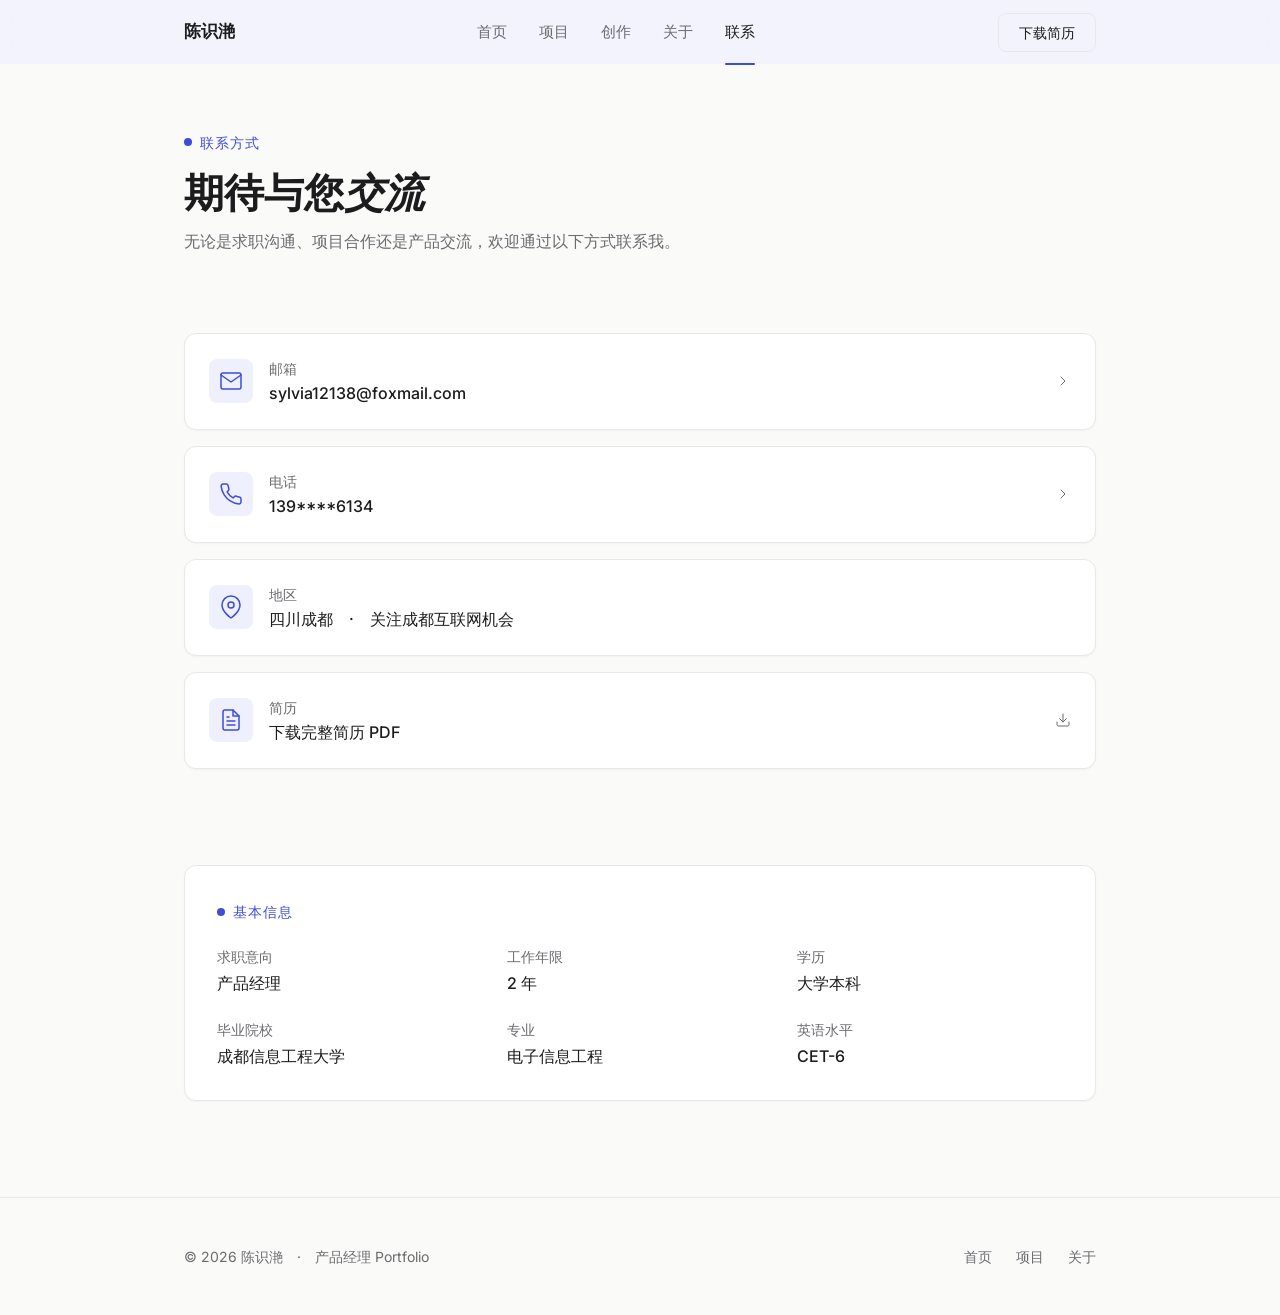
<file: contact.html>
<!DOCTYPE html>
<html lang="zh-CN">
<head>
<meta charset="UTF-8">
<meta name="viewport" content="width=device-width, initial-scale=1.0">
<title>联系我 · 陈识滟 Portfolio</title>
<meta name="description" content="联系陈识滟 — 邮箱、电话、微信。期待与您交流产品合作与求职机会。">
<link rel="preconnect" href="https://fonts.googleapis.com">
<link rel="preconnect" href="https://fonts.gstatic.com" crossorigin>
<link href="https://fonts.googleapis.com/css2?family=Inter:ital,wght@0,400;0,500;0,600;0,700;1,400;1,600&display=swap" rel="stylesheet">
<link rel="stylesheet" href="css/style.css">
</head>
<body>

<!-- ===== Navigation ===== -->
<nav class="nav" id="nav">
  <div class="nav-inner">
    <div class="nav-logo"><a href="index.html">陈识滟</a></div>
    <div class="nav-links">
      <a href="index.html" class="nav-link">首页</a>
      <a href="projects.html" class="nav-link">项目</a>
      <a href="create.html" class="nav-link">创作</a>
      <a href="about.html" class="nav-link">关于</a>
      <a href="contact.html" class="nav-link active">联系</a>
    </div>
    <div class="nav-actions">
      <a href="files/resume.pdf" download="陈识滟-简历.pdf" class="btn btn-secondary btn-sm">下载简历</a>
    </div>
    <button class="nav-toggle" id="navToggle" aria-label="菜单">
      <span></span><span></span><span></span>
    </button>
  </div>
</nav>

<!-- ===== Mobile Menu ===== -->
<div class="mobile-menu" id="mobileMenu">
  <a href="index.html" class="nav-link">首页</a>
  <a href="projects.html" class="nav-link">项目</a>
  <a href="create.html" class="nav-link">创作</a>
  <a href="about.html" class="nav-link">关于</a>
  <a href="contact.html" class="nav-link active">联系</a>
  <a href="files/resume.pdf" download="陈识滟-简历.pdf" class="btn btn-primary">下载简历</a>
</div>

<!-- ===== Page Header ===== -->
<section class="page-header">
  <div class="container">
    <div class="eyebrow fade-in">联系方式</div>
    <h1 class="fade-in-delay-1" style="font-size: 40px; font-weight: 600; line-height: 1.2; margin-bottom: 12px;">期待与您<em style="font-style: italic;">交流</em></h1>
    <p class="text-secondary fade-in-delay-2" style="font-size: 16px; max-width: 520px;">
      无论是求职沟通、项目合作还是产品交流，欢迎通过以下方式联系我。
    </p>
  </div>
</section>

<!-- ===== Contact Methods ===== -->
<section class="section" style="padding-top: 32px;">
  <div class="container">
    <div class="contact-list">

      <!-- Email -->
      <a href="mailto:sylvia12138@foxmail.com" class="contact-item">
        <div class="contact-item-icon">
          <svg class="icon icon-md" viewBox="0 0 24 24" fill="none" stroke="#3E4DD8" stroke-width="1.5" stroke-linecap="round" stroke-linejoin="round">
            <path d="M4 4h16c1.1 0 2 .9 2 2v12c0 1.1-.9 2-2 2H4c-1.1 0-2-.9-2-2V6c0-1.1.9-2 2-2z"/>
            <polyline points="22,6 12,13 2,6"/>
          </svg>
        </div>
        <div style="flex: 1;">
          <div class="contact-item-label">邮箱</div>
          <div class="contact-item-value">sylvia12138@foxmail.com</div>
        </div>
        <svg class="icon icon-sm" viewBox="0 0 24 24" fill="none" stroke="#6B6B70" stroke-width="1.5" stroke-linecap="round" stroke-linejoin="round">
          <polyline points="9 18 15 12 9 6"/>
        </svg>
      </a>

      <!-- Phone -->
      <a href="tel:139****6134" class="contact-item">
        <div class="contact-item-icon">
          <svg class="icon icon-md" viewBox="0 0 24 24" fill="none" stroke="#3E4DD8" stroke-width="1.5" stroke-linecap="round" stroke-linejoin="round">
            <path d="M22 16.92v3a2 2 0 0 1-2.18 2 19.79 19.79 0 0 1-8.63-3.07 19.5 19.5 0 0 1-6-6 19.79 19.79 0 0 1-3.07-8.67A2 2 0 0 1 4.11 2h3a2 2 0 0 1 2 1.72 12.84 12.84 0 0 0 .7 2.81 2 2 0 0 1-.45 2.11L8.09 9.91a16 16 0 0 0 6 6l1.27-1.27a2 2 0 0 1 2.11-.45 12.84 12.84 0 0 0 2.81.7A2 2 0 0 1 22 16.92z"/>
          </svg>
        </div>
        <div style="flex: 1;">
          <div class="contact-item-label">电话</div>
          <div class="contact-item-value">139****6134</div>
        </div>
        <svg class="icon icon-sm" viewBox="0 0 24 24" fill="none" stroke="#6B6B70" stroke-width="1.5" stroke-linecap="round" stroke-linejoin="round">
          <polyline points="9 18 15 12 9 6"/>
        </svg>
      </a>

      <!-- Location -->
      <div class="contact-item">
        <div class="contact-item-icon">
          <svg class="icon icon-md" viewBox="0 0 24 24" fill="none" stroke="#3E4DD8" stroke-width="1.5" stroke-linecap="round" stroke-linejoin="round">
            <path d="M21 10c0 7-9 13-9 13s-9-6-9-13a9 9 0 0 1 18 0z"/>
            <circle cx="12" cy="10" r="3"/>
          </svg>
        </div>
        <div style="flex: 1;">
          <div class="contact-item-label">地区</div>
          <div class="contact-item-value">四川成都　·　关注成都互联网机会</div>
        </div>
      </div>

      <!-- Resume -->
      <a href="files/resume.pdf" download="陈识滟-简历.pdf" class="contact-item">
        <div class="contact-item-icon">
          <svg class="icon icon-md" viewBox="0 0 24 24" fill="none" stroke="#3E4DD8" stroke-width="1.5" stroke-linecap="round" stroke-linejoin="round">
            <path d="M14 2H6a2 2 0 0 0-2 2v16a2 2 0 0 0 2 2h12a2 2 0 0 0 2-2V8z"/>
            <polyline points="14 2 14 8 20 8"/>
            <line x1="16" y1="13" x2="8" y2="13"/>
            <line x1="16" y1="17" x2="8" y2="17"/>
            <polyline points="10 9 9 9 8 9"/>
          </svg>
        </div>
        <div style="flex: 1;">
          <div class="contact-item-label">简历</div>
          <div class="contact-item-value">下载完整简历 PDF</div>
        </div>
        <svg class="icon icon-sm" viewBox="0 0 24 24" fill="none" stroke="#6B6B70" stroke-width="1.5" stroke-linecap="round" stroke-linejoin="round">
          <path d="M21 15v4a2 2 0 0 1-2 2H5a2 2 0 0 1-2-2v-4"/>
          <polyline points="7 10 12 15 17 10"/>
          <line x1="12" y1="15" x2="12" y2="3"/>
        </svg>
      </a>

    </div>
  </div>
</section>

<!-- ===== Quick Info ===== -->
<section class="section" style="padding-top: 0;">
  <div class="container">
    <div class="card" style="padding: 32px;">
      <div class="eyebrow">基本信息</div>
      <div style="display: grid; grid-template-columns: repeat(auto-fill, minmax(200px, 1fr)); gap: 24px; margin-top: 8px;">
        <div>
          <div class="small text-secondary" style="margin-bottom: 4px;">求职意向</div>
          <div class="body" style="font-weight: 500;">产品经理</div>
        </div>
        <div>
          <div class="small text-secondary" style="margin-bottom: 4px;">工作年限</div>
          <div class="body" style="font-weight: 500;">2 年</div>
        </div>
        <div>
          <div class="small text-secondary" style="margin-bottom: 4px;">学历</div>
          <div class="body" style="font-weight: 500;">大学本科</div>
        </div>
        <div>
          <div class="small text-secondary" style="margin-bottom: 4px;">毕业院校</div>
          <div class="body" style="font-weight: 500;">成都信息工程大学</div>
        </div>
        <div>
          <div class="small text-secondary" style="margin-bottom: 4px;">专业</div>
          <div class="body" style="font-weight: 500;">电子信息工程</div>
        </div>
        <div>
          <div class="small text-secondary" style="margin-bottom: 4px;">英语水平</div>
          <div class="body" style="font-weight: 500;">CET-6</div>
        </div>
      </div>
    </div>
  </div>
</section>

<!-- ===== Footer ===== -->
<footer class="footer">
  <div class="container">
    <div class="footer-inner">
      <p class="footer-text">© 2026 陈识滟　·　产品经理 Portfolio</p>
      <div class="footer-links">
        <a href="index.html">首页</a>
        <a href="projects.html">项目</a>
        <a href="about.html">关于</a>
      </div>
    </div>
  </div>
</footer>

<script src="js/main.js"></script>
</body>
</html>
</file>
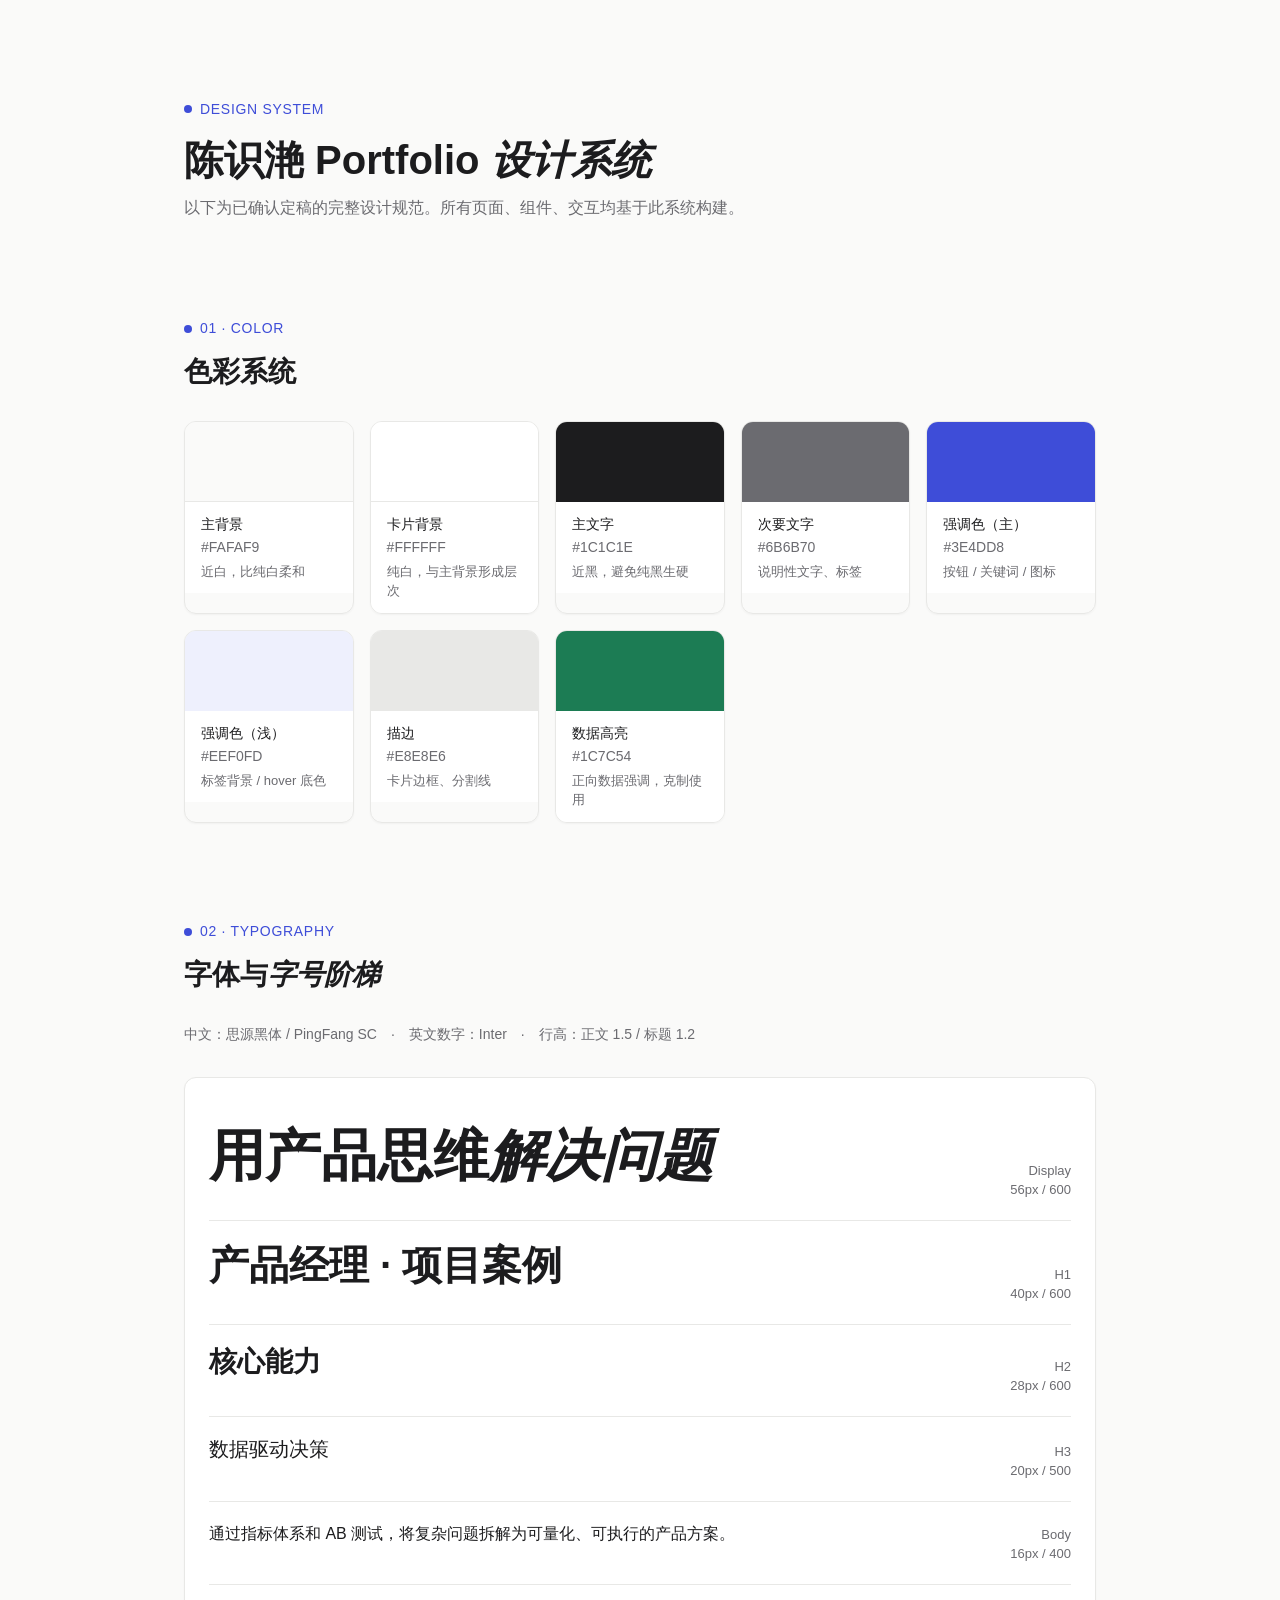
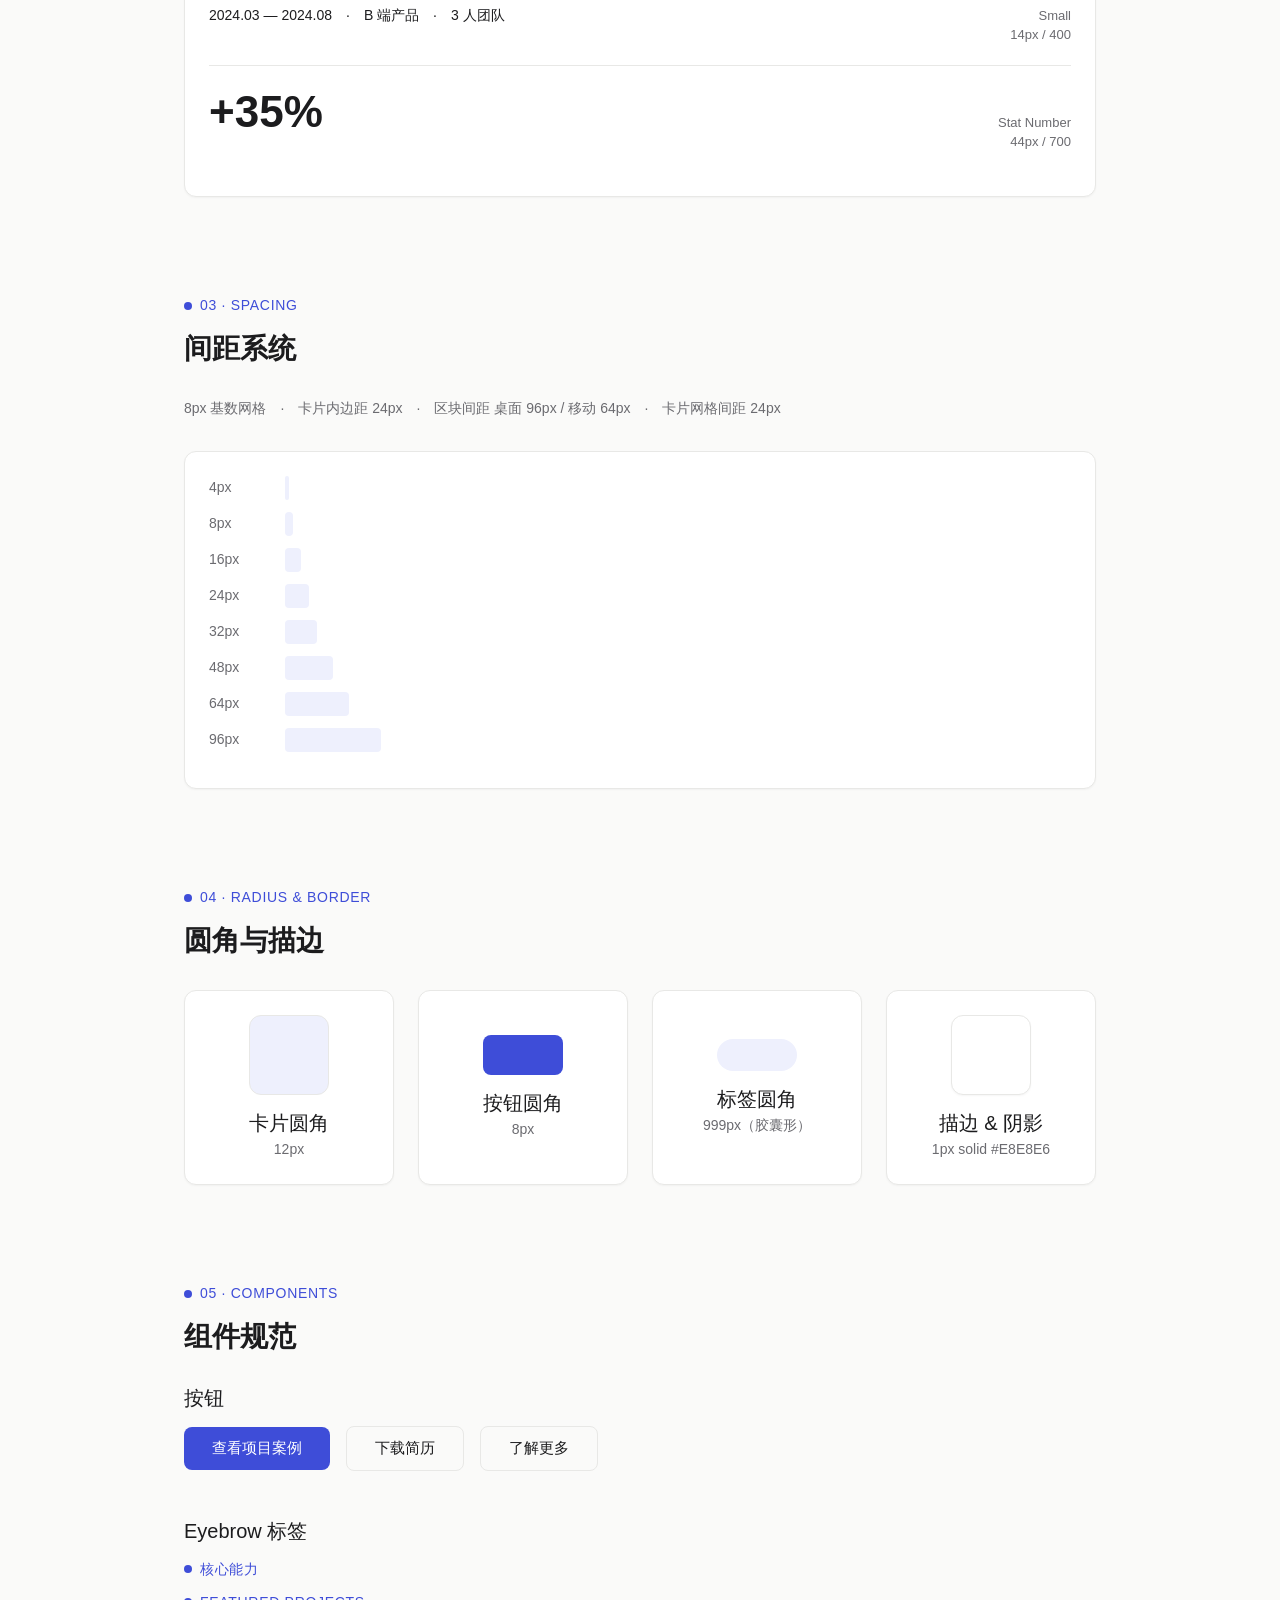
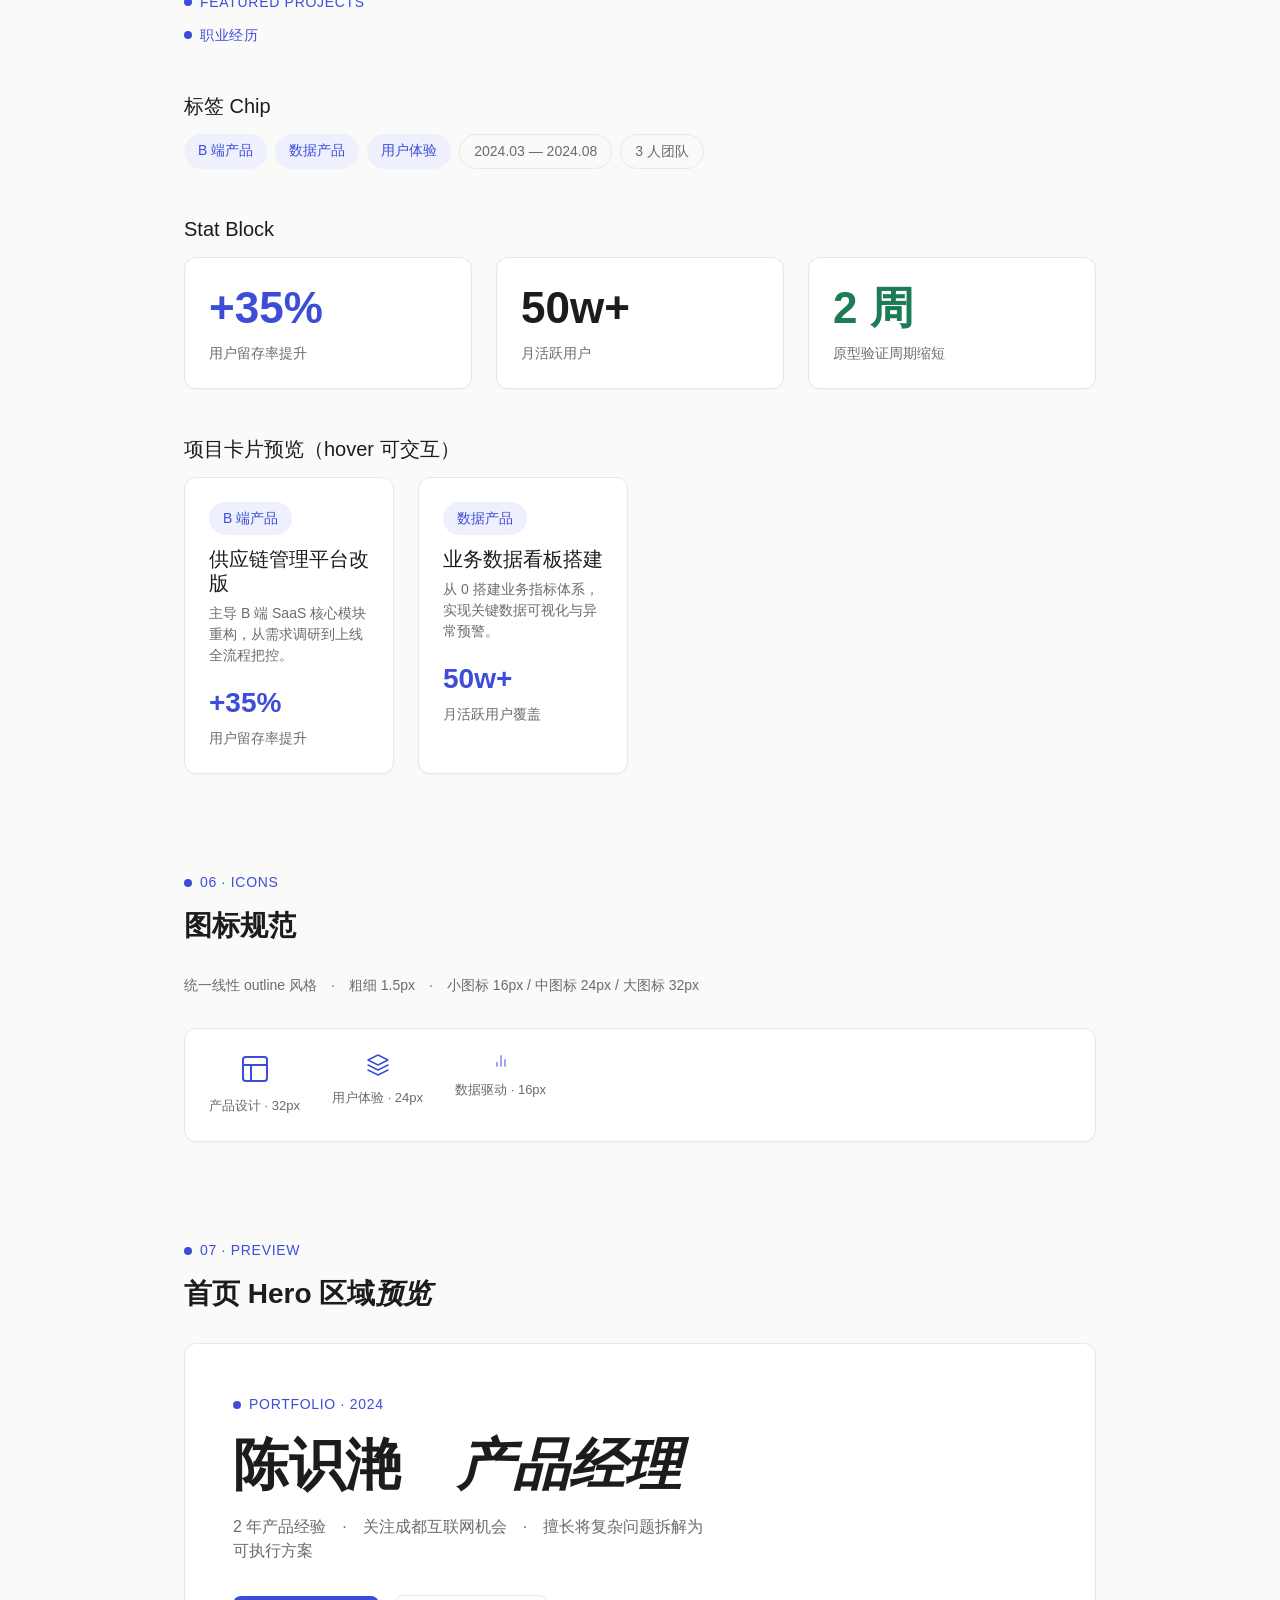
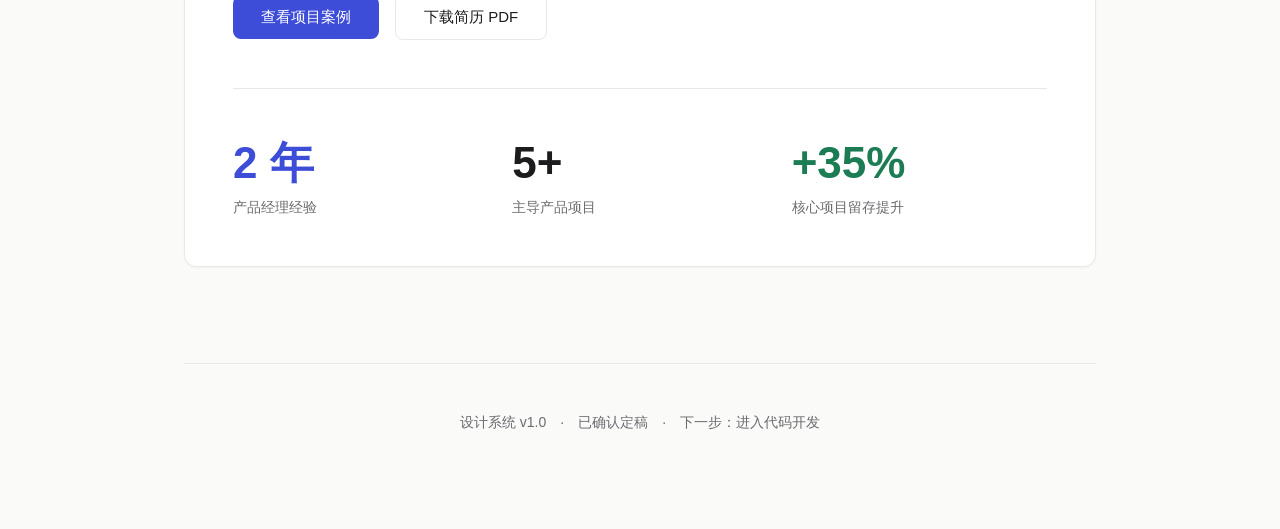
<file: design-system.html>
<!DOCTYPE html>
<html lang="zh-CN">
<head>
<meta charset="UTF-8">
<meta name="viewport" content="width=device-width, initial-scale=1.0">
<title>设计系统 · 陈识滟 Portfolio</title>
<style>
  /* ===== Design Tokens ===== */
  :root {
    --bg: #FAFAF9;
    --card: #FFFFFF;
    --text: #1C1C1E;
    --text-secondary: #6B6B70;
    --accent: #3E4DD8;
    --accent-light: #EEF0FD;
    --border: #E8E8E6;
    --success: #1C7C54;

    --font-cn: "PingFang SC", "Noto Sans SC", "Source Han Sans SC", sans-serif;
    --font-en: "Inter", -apple-system, BlinkMacSystemFont, "Segoe UI", sans-serif;

    --radius-card: 12px;
    --radius-btn: 8px;
    --radius-chip: 999px;

    --shadow-card: 0 1px 2px rgba(0,0,0,0.04);
  }

  /* ===== Reset ===== */
  * { margin: 0; padding: 0; box-sizing: border-box; }
  body {
    font-family: var(--font-en), var(--font-cn);
    background: var(--bg);
    color: var(--text);
    line-height: 1.5;
    -webkit-font-smoothing: antialiased;
  }

  /* ===== Layout ===== */
  .page { max-width: 960px; margin: 0 auto; padding: 96px 24px; }
  .section { margin-bottom: 96px; }
  .section:last-child { margin-bottom: 0; }

  /* ===== Eyebrow ===== */
  .eyebrow {
    display: inline-flex;
    align-items: center;
    gap: 8px;
    font-size: 14px;
    font-weight: 500;
    color: var(--accent);
    text-transform: uppercase;
    letter-spacing: 0.05em;
    margin-bottom: 16px;
  }
  .eyebrow::before {
    content: "";
    width: 8px;
    height: 8px;
    border-radius: 50%;
    background: var(--accent);
  }

  /* ===== Headings ===== */
  h1.page-title { font-size: 40px; font-weight: 600; line-height: 1.2; margin-bottom: 12px; }
  h1.page-title em { font-style: italic; font-weight: 600; }
  .page-subtitle { font-size: 16px; color: var(--text-secondary); max-width: 560px; }

  h2.section-title { font-size: 28px; font-weight: 600; line-height: 1.2; margin-bottom: 32px; }
  h2.section-title em { font-style: italic; }

  h3.card-title { font-size: 20px; font-weight: 500; line-height: 1.2; }

  /* ===== Cards ===== */
  .card {
    background: var(--card);
    border: 1px solid var(--border);
    border-radius: var(--radius-card);
    padding: 24px;
    box-shadow: var(--shadow-card);
  }

  .card-grid {
    display: grid;
    grid-template-columns: repeat(auto-fill, minmax(200px, 1fr));
    gap: 24px;
  }

  /* ===== Color Swatches ===== */
  .color-grid {
    display: grid;
    grid-template-columns: repeat(auto-fill, minmax(160px, 1fr));
    gap: 16px;
  }
  .swatch {
    border-radius: var(--radius-card);
    overflow: hidden;
    border: 1px solid var(--border);
    box-shadow: var(--shadow-card);
  }
  .swatch-color { height: 80px; }
  .swatch-info { padding: 12px 16px; background: var(--card); }
  .swatch-label { font-size: 14px; font-weight: 500; color: var(--text); margin-bottom: 2px; }
  .swatch-hex { font-size: 14px; color: var(--text-secondary); font-family: var(--font-en); }
  .swatch-desc { font-size: 13px; color: var(--text-secondary); margin-top: 4px; }

  /* ===== Typography Showcase ===== */
  .type-row {
    display: flex;
    align-items: baseline;
    gap: 24px;
    padding: 20px 0;
    border-bottom: 1px solid var(--border);
  }
  .type-row:last-child { border-bottom: none; }
  .type-sample { flex: 1; }
  .type-meta {
    flex-shrink: 0;
    text-align: right;
    font-size: 13px;
    color: var(--text-secondary);
    font-family: var(--font-en);
    white-space: nowrap;
  }
  .type-meta span { display: block; }

  .ts-display { font-size: 56px; font-weight: 600; line-height: 1.2; }
  .ts-display em { font-style: italic; }
  .ts-h1 { font-size: 40px; font-weight: 600; line-height: 1.2; }
  .ts-h1 em { font-style: italic; }
  .ts-h2 { font-size: 28px; font-weight: 600; line-height: 1.2; }
  .ts-h3 { font-size: 20px; font-weight: 500; line-height: 1.2; }
  .ts-body { font-size: 16px; font-weight: 400; line-height: 1.5; }
  .ts-small { font-size: 14px; font-weight: 400; line-height: 1.5; }
  .ts-stat { font-size: 44px; font-weight: 700; line-height: 1.2; font-family: var(--font-en); }

  /* ===== Buttons ===== */
  .btn-row { display: flex; gap: 16px; flex-wrap: wrap; align-items: center; }
  .btn-primary {
    background: var(--accent);
    color: #FFFFFF;
    border: none;
    border-radius: var(--radius-btn);
    padding: 12px 28px;
    font-size: 15px;
    font-weight: 500;
    cursor: pointer;
    transition: background 0.15s;
    font-family: inherit;
  }
  .btn-primary:hover { background: #3340C0; }
  .btn-secondary {
    background: transparent;
    color: var(--text);
    border: 1px solid var(--border);
    border-radius: var(--radius-btn);
    padding: 12px 28px;
    font-size: 15px;
    font-weight: 500;
    cursor: pointer;
    transition: background 0.15s;
    font-family: inherit;
  }
  .btn-secondary:hover { background: var(--accent-light); }

  /* ===== Chips ===== */
  .chip-row { display: flex; gap: 8px; flex-wrap: wrap; }
  .chip {
    background: var(--accent-light);
    color: var(--accent);
    border-radius: var(--radius-chip);
    padding: 6px 14px;
    font-size: 14px;
    font-weight: 500;
  }
  .chip-outline {
    background: transparent;
    color: var(--text-secondary);
    border: 1px solid var(--border);
    border-radius: var(--radius-chip);
    padding: 6px 14px;
    font-size: 14px;
    font-weight: 400;
  }

  /* ===== Stat Block ===== */
  .stat-grid { display: grid; grid-template-columns: repeat(3, 1fr); gap: 24px; }
  .stat-block {
    background: var(--card);
    border: 1px solid var(--border);
    border-radius: var(--radius-card);
    padding: 24px;
    box-shadow: var(--shadow-card);
  }
  .stat-number { font-size: 44px; font-weight: 700; font-family: var(--font-en); color: var(--text); line-height: 1.2; }
  .stat-number.accent { color: var(--accent); }
  .stat-number.success { color: var(--success); }
  .stat-label { font-size: 14px; color: var(--text-secondary); margin-top: 8px; }

  /* ===== Spacing Visual ===== */
  .spacing-row { display: flex; align-items: center; gap: 16px; margin-bottom: 12px; }
  .spacing-label { font-size: 14px; color: var(--text-secondary); width: 60px; font-family: var(--font-en); }
  .spacing-bar { height: 24px; background: var(--accent-light); border-radius: 4px; }

  /* ===== Card Preview ===== */
  .preview-card {
    background: var(--card);
    border: 1px solid var(--border);
    border-radius: var(--radius-card);
    padding: 24px;
    box-shadow: var(--shadow-card);
    transition: border-color 0.15s, transform 0.15s;
    cursor: pointer;
  }
  .preview-card:hover { border-color: var(--accent); transform: translateY(-2px); }
  .preview-card .chip { margin-bottom: 12px; display: inline-block; }
  .preview-card h3 { margin-bottom: 8px; }
  .preview-card p { font-size: 14px; color: var(--text-secondary); margin-bottom: 16px; }
  .preview-card .stat-inline { font-size: 28px; font-weight: 700; font-family: var(--font-en); color: var(--accent); }

  /* ===== Icon Showcase ===== */
  .icon-grid { display: flex; gap: 32px; flex-wrap: wrap; }
  .icon-item { text-align: center; }
  .icon-item svg { display: block; margin: 0 auto 8px; }
  .icon-item span { font-size: 13px; color: var(--text-secondary); }

  /* ===== Divider ===== */
  .divider { height: 1px; background: var(--border); margin: 0; }

  /* ===== Responsive ===== */
  @media (max-width: 768px) {
    .page { padding: 64px 16px; }
    .section { margin-bottom: 64px; }
    .ts-display { font-size: 34px; }
    .ts-h1 { font-size: 28px; }
    .ts-h2 { font-size: 22px; }
    .ts-h3 { font-size: 18px; }
    .ts-body { font-size: 15px; }
    .ts-small { font-size: 13px; }
    .ts-stat { font-size: 32px; }
    .stat-grid { grid-template-columns: 1fr; }
    .type-row { flex-direction: column; gap: 4px; align-items: flex-start; }
    .type-meta { text-align: left; }
  }
</style>
</head>
<body>
<div class="page">

  <!-- ===== Header ===== -->
  <div class="eyebrow">Design System</div>
  <h1 class="page-title">陈识滟 Portfolio <em>设计系统</em></h1>
  <p class="page-subtitle">以下为已确认定稿的完整设计规范。所有页面、组件、交互均基于此系统构建。</p>

  <!-- ===== 1. 色彩系统 ===== -->
  <div class="section" style="margin-top: 96px;">
    <div class="eyebrow">01 · Color</div>
    <h2 class="section-title">色彩系统</h2>
    <div class="color-grid">
      <div class="swatch">
        <div class="swatch-color" style="background: #FAFAF9; border-bottom: 1px solid #E8E8E6;"></div>
        <div class="swatch-info">
          <div class="swatch-label">主背景</div>
          <div class="swatch-hex">#FAFAF9</div>
          <div class="swatch-desc">近白，比纯白柔和</div>
        </div>
      </div>
      <div class="swatch">
        <div class="swatch-color" style="background: #FFFFFF; border-bottom: 1px solid #E8E8E6;"></div>
        <div class="swatch-info">
          <div class="swatch-label">卡片背景</div>
          <div class="swatch-hex">#FFFFFF</div>
          <div class="swatch-desc">纯白，与主背景形成层次</div>
        </div>
      </div>
      <div class="swatch">
        <div class="swatch-color" style="background: #1C1C1E;"></div>
        <div class="swatch-info">
          <div class="swatch-label">主文字</div>
          <div class="swatch-hex">#1C1C1E</div>
          <div class="swatch-desc">近黑，避免纯黑生硬</div>
        </div>
      </div>
      <div class="swatch">
        <div class="swatch-color" style="background: #6B6B70;"></div>
        <div class="swatch-info">
          <div class="swatch-label">次要文字</div>
          <div class="swatch-hex">#6B6B70</div>
          <div class="swatch-desc">说明性文字、标签</div>
        </div>
      </div>
      <div class="swatch">
        <div class="swatch-color" style="background: #3E4DD8;"></div>
        <div class="swatch-info">
          <div class="swatch-label">强调色（主）</div>
          <div class="swatch-hex">#3E4DD8</div>
          <div class="swatch-desc">按钮 / 关键词 / 图标</div>
        </div>
      </div>
      <div class="swatch">
        <div class="swatch-color" style="background: #EEF0FD;"></div>
        <div class="swatch-info">
          <div class="swatch-label">强调色（浅）</div>
          <div class="swatch-hex">#EEF0FD</div>
          <div class="swatch-desc">标签背景 / hover 底色</div>
        </div>
      </div>
      <div class="swatch">
        <div class="swatch-color" style="background: #E8E8E6;"></div>
        <div class="swatch-info">
          <div class="swatch-label">描边</div>
          <div class="swatch-hex">#E8E8E6</div>
          <div class="swatch-desc">卡片边框、分割线</div>
        </div>
      </div>
      <div class="swatch">
        <div class="swatch-color" style="background: #1C7C54;"></div>
        <div class="swatch-info">
          <div class="swatch-label">数据高亮</div>
          <div class="swatch-hex">#1C7C54</div>
          <div class="swatch-desc">正向数据强调，克制使用</div>
        </div>
      </div>
    </div>
  </div>

  <!-- ===== 2. 字体与字号阶梯 ===== -->
  <div class="section">
    <div class="eyebrow">02 · Typography</div>
    <h2 class="section-title">字体与<em>字号阶梯</em></h2>
    <p style="font-size: 14px; color: var(--text-secondary); margin-bottom: 32px;">
      中文：思源黑体 / PingFang SC　·　英文数字：Inter　·　行高：正文 1.5 / 标题 1.2
    </p>

    <div class="card">
      <div class="type-row">
        <div class="type-sample ts-display">用产品思维<em>解决问题</em></div>
        <div class="type-meta"><span>Display</span><span>56px / 600</span></div>
      </div>
      <div class="type-row">
        <div class="type-sample ts-h1">产品经理 · 项目案例</div>
        <div class="type-meta"><span>H1</span><span>40px / 600</span></div>
      </div>
      <div class="type-row">
        <div class="type-sample ts-h2">核心能力</div>
        <div class="type-meta"><span>H2</span><span>28px / 600</span></div>
      </div>
      <div class="type-row">
        <div class="type-sample ts-h3">数据驱动决策</div>
        <div class="type-meta"><span>H3</span><span>20px / 500</span></div>
      </div>
      <div class="type-row">
        <div class="type-sample ts-body">通过指标体系和 AB 测试，将复杂问题拆解为可量化、可执行的产品方案。</div>
        <div class="type-meta"><span>Body</span><span>16px / 400</span></div>
      </div>
      <div class="type-row">
        <div class="type-sample ts-small">2024.03 — 2024.08　·　B 端产品　·　3 人团队</div>
        <div class="type-meta"><span>Small</span><span>14px / 400</span></div>
      </div>
      <div class="type-row">
        <div class="type-sample ts-stat">+35%</div>
        <div class="type-meta"><span>Stat Number</span><span>44px / 700</span></div>
      </div>
    </div>
  </div>

  <!-- ===== 3. 间距系统 ===== -->
  <div class="section">
    <div class="eyebrow">03 · Spacing</div>
    <h2 class="section-title">间距系统</h2>
    <p style="font-size: 14px; color: var(--text-secondary); margin-bottom: 32px;">
      8px 基数网格　·　卡片内边距 24px　·　区块间距 桌面 96px / 移动 64px　·　卡片网格间距 24px
    </p>
    <div class="card">
      <div class="spacing-row">
        <div class="spacing-label">4px</div>
        <div class="spacing-bar" style="width: 4px;"></div>
      </div>
      <div class="spacing-row">
        <div class="spacing-label">8px</div>
        <div class="spacing-bar" style="width: 8px;"></div>
      </div>
      <div class="spacing-row">
        <div class="spacing-label">16px</div>
        <div class="spacing-bar" style="width: 16px;"></div>
      </div>
      <div class="spacing-row">
        <div class="spacing-label">24px</div>
        <div class="spacing-bar" style="width: 24px;"></div>
      </div>
      <div class="spacing-row">
        <div class="spacing-label">32px</div>
        <div class="spacing-bar" style="width: 32px;"></div>
      </div>
      <div class="spacing-row">
        <div class="spacing-label">48px</div>
        <div class="spacing-bar" style="width: 48px;"></div>
      </div>
      <div class="spacing-row">
        <div class="spacing-label">64px</div>
        <div class="spacing-bar" style="width: 64px;"></div>
      </div>
      <div class="spacing-row">
        <div class="spacing-label">96px</div>
        <div class="spacing-bar" style="width: 96px;"></div>
      </div>
    </div>
  </div>

  <!-- ===== 4. 圆角与描边 ===== -->
  <div class="section">
    <div class="eyebrow">04 · Radius & Border</div>
    <h2 class="section-title">圆角与描边</h2>
    <div class="card-grid">
      <div class="card" style="text-align: center;">
        <div style="width: 80px; height: 80px; background: var(--accent-light); border: 1px solid var(--border); border-radius: 12px; margin: 0 auto 16px;"></div>
        <h3 class="card-title" style="margin-bottom: 4px;">卡片圆角</h3>
        <p style="font-size: 14px; color: var(--text-secondary);">12px</p>
      </div>
      <div class="card" style="text-align: center;">
        <div style="width: 80px; height: 40px; background: var(--accent); border-radius: 8px; margin: 20px auto 16px;"></div>
        <h3 class="card-title" style="margin-bottom: 4px;">按钮圆角</h3>
        <p style="font-size: 14px; color: var(--text-secondary);">8px</p>
      </div>
      <div class="card" style="text-align: center;">
        <div style="width: 80px; height: 32px; background: var(--accent-light); border-radius: 999px; margin: 24px auto 16px;"></div>
        <h3 class="card-title" style="margin-bottom: 4px;">标签圆角</h3>
        <p style="font-size: 14px; color: var(--text-secondary);">999px（胶囊形）</p>
      </div>
      <div class="card" style="text-align: center;">
        <div style="width: 80px; height: 80px; background: var(--card); border: 1px solid var(--border); border-radius: 12px; box-shadow: 0 1px 2px rgba(0,0,0,0.04); margin: 0 auto 16px;"></div>
        <h3 class="card-title" style="margin-bottom: 4px;">描边 & 阴影</h3>
        <p style="font-size: 14px; color: var(--text-secondary);">1px solid #E8E8E6</p>
      </div>
    </div>
  </div>

  <!-- ===== 5. 组件规范 ===== -->
  <div class="section">
    <div class="eyebrow">05 · Components</div>
    <h2 class="section-title">组件规范</h2>

    <!-- Buttons -->
    <div style="margin-bottom: 48px;">
      <h3 class="card-title" style="margin-bottom: 16px;">按钮</h3>
      <div class="btn-row">
        <button class="btn-primary">查看项目案例</button>
        <button class="btn-secondary">下载简历</button>
        <button class="btn-secondary">了解更多</button>
      </div>
    </div>

    <!-- Eyebrow Labels -->
    <div style="margin-bottom: 48px;">
      <h3 class="card-title" style="margin-bottom: 16px;">Eyebrow 标签</h3>
      <div style="display: flex; flex-direction: column; gap: 12px;">
        <div class="eyebrow" style="margin-bottom: 0;">核心能力</div>
        <div class="eyebrow" style="margin-bottom: 0;">FEATURED PROJECTS</div>
        <div class="eyebrow" style="margin-bottom: 0;">职业经历</div>
      </div>
    </div>

    <!-- Chips -->
    <div style="margin-bottom: 48px;">
      <h3 class="card-title" style="margin-bottom: 16px;">标签 Chip</h3>
      <div class="chip-row">
        <span class="chip">B 端产品</span>
        <span class="chip">数据产品</span>
        <span class="chip">用户体验</span>
        <span class="chip-outline">2024.03 — 2024.08</span>
        <span class="chip-outline">3 人团队</span>
      </div>
    </div>

    <!-- Stat Block -->
    <div style="margin-bottom: 48px;">
      <h3 class="card-title" style="margin-bottom: 16px;">Stat Block</h3>
      <div class="stat-grid">
        <div class="stat-block">
          <div class="stat-number accent">+35%</div>
          <div class="stat-label">用户留存率提升</div>
        </div>
        <div class="stat-block">
          <div class="stat-number">50w+</div>
          <div class="stat-label">月活跃用户</div>
        </div>
        <div class="stat-block">
          <div class="stat-number success">2 周</div>
          <div class="stat-label">原型验证周期缩短</div>
        </div>
      </div>
    </div>

    <!-- Card Preview (Project) -->
    <div style="margin-bottom: 48px;">
      <h3 class="card-title" style="margin-bottom: 16px;">项目卡片预览（hover 可交互）</h3>
      <div class="card-grid">
        <div class="preview-card">
          <span class="chip">B 端产品</span>
          <h3 class="card-title">供应链管理平台改版</h3>
          <p>主导 B 端 SaaS 核心模块重构，从需求调研到上线全流程把控。</p>
          <div class="stat-inline">+35%</div>
          <div style="font-size: 14px; color: var(--text-secondary); margin-top: 4px;">用户留存率提升</div>
        </div>
        <div class="preview-card">
          <span class="chip">数据产品</span>
          <h3 class="card-title">业务数据看板搭建</h3>
          <p>从 0 搭建业务指标体系，实现关键数据可视化与异常预警。</p>
          <div class="stat-inline">50w+</div>
          <div style="font-size: 14px; color: var(--text-secondary); margin-top: 4px;">月活跃用户覆盖</div>
        </div>
      </div>
    </div>
  </div>

  <!-- ===== 6. 图标 ===== -->
  <div class="section">
    <div class="eyebrow">06 · Icons</div>
    <h2 class="section-title">图标规范</h2>
    <p style="font-size: 14px; color: var(--text-secondary); margin-bottom: 32px;">
      统一线性 outline 风格　·　粗细 1.5px　·　小图标 16px / 中图标 24px / 大图标 32px
    </p>
    <div class="card">
      <div class="icon-grid">
        <div class="icon-item">
          <svg width="32" height="32" viewBox="0 0 24 24" fill="none" stroke="#3E4DD8" stroke-width="1.5" stroke-linecap="round" stroke-linejoin="round">
            <rect x="3" y="3" width="18" height="18" rx="2"/><path d="M3 9h18M9 21V9"/>
          </svg>
          <span>产品设计 · 32px</span>
        </div>
        <div class="icon-item">
          <svg width="24" height="24" viewBox="0 0 24 24" fill="none" stroke="#3E4DD8" stroke-width="1.5" stroke-linecap="round" stroke-linejoin="round">
            <path d="M12 2L2 7l10 5 10-5-10-5zM2 17l10 5 10-5M2 12l10 5 10-5"/>
          </svg>
          <span>用户体验 · 24px</span>
        </div>
        <div class="icon-item">
          <svg width="16" height="16" viewBox="0 0 24 24" fill="none" stroke="#3E4DD8" stroke-width="1.5" stroke-linecap="round" stroke-linejoin="round">
            <line x1="18" y1="20" x2="18" y2="10"/><line x1="12" y1="20" x2="12" y2="4"/><line x1="6" y1="20" x2="6" y2="14"/>
          </svg>
          <span>数据驱动 · 16px</span>
        </div>
      </div>
    </div>
  </div>

  <!-- ===== 7. 综合预览 ===== -->
  <div class="section">
    <div class="eyebrow">07 · Preview</div>
    <h2 class="section-title">首页 Hero 区域<em>预览</em></h2>
    <div class="card" style="padding: 48px;">
      <div class="eyebrow">Portfolio · 2024</div>
      <h1 style="font-size: 56px; font-weight: 600; line-height: 1.2; margin-bottom: 16px;">
        陈识滟　<em style="font-style: italic;">产品经理</em>
      </h1>
      <p style="font-size: 16px; color: var(--text-secondary); max-width: 480px; margin-bottom: 32px;">
        2 年产品经验　·　关注成都互联网机会　·　擅长将复杂问题拆解为可执行方案
      </p>
      <div class="btn-row">
        <button class="btn-primary">查看项目案例</button>
        <button class="btn-secondary">下载简历 PDF</button>
      </div>
      <div class="divider" style="margin: 48px 0;"></div>
      <div class="stat-grid">
        <div>
          <div class="stat-number accent">2 年</div>
          <div class="stat-label">产品经理经验</div>
        </div>
        <div>
          <div class="stat-number">5+</div>
          <div class="stat-label">主导产品项目</div>
        </div>
        <div>
          <div class="stat-number success">+35%</div>
          <div class="stat-label">核心项目留存提升</div>
        </div>
      </div>
    </div>
  </div>

  <!-- ===== Footer ===== -->
  <div style="padding-top: 48px; border-top: 1px solid var(--border); text-align: center;">
    <p style="font-size: 14px; color: var(--text-secondary);">
      设计系统 v1.0　·　已确认定稿　·　下一步：进入代码开发
    </p>
  </div>

</div>
</body>
</html>
</file>
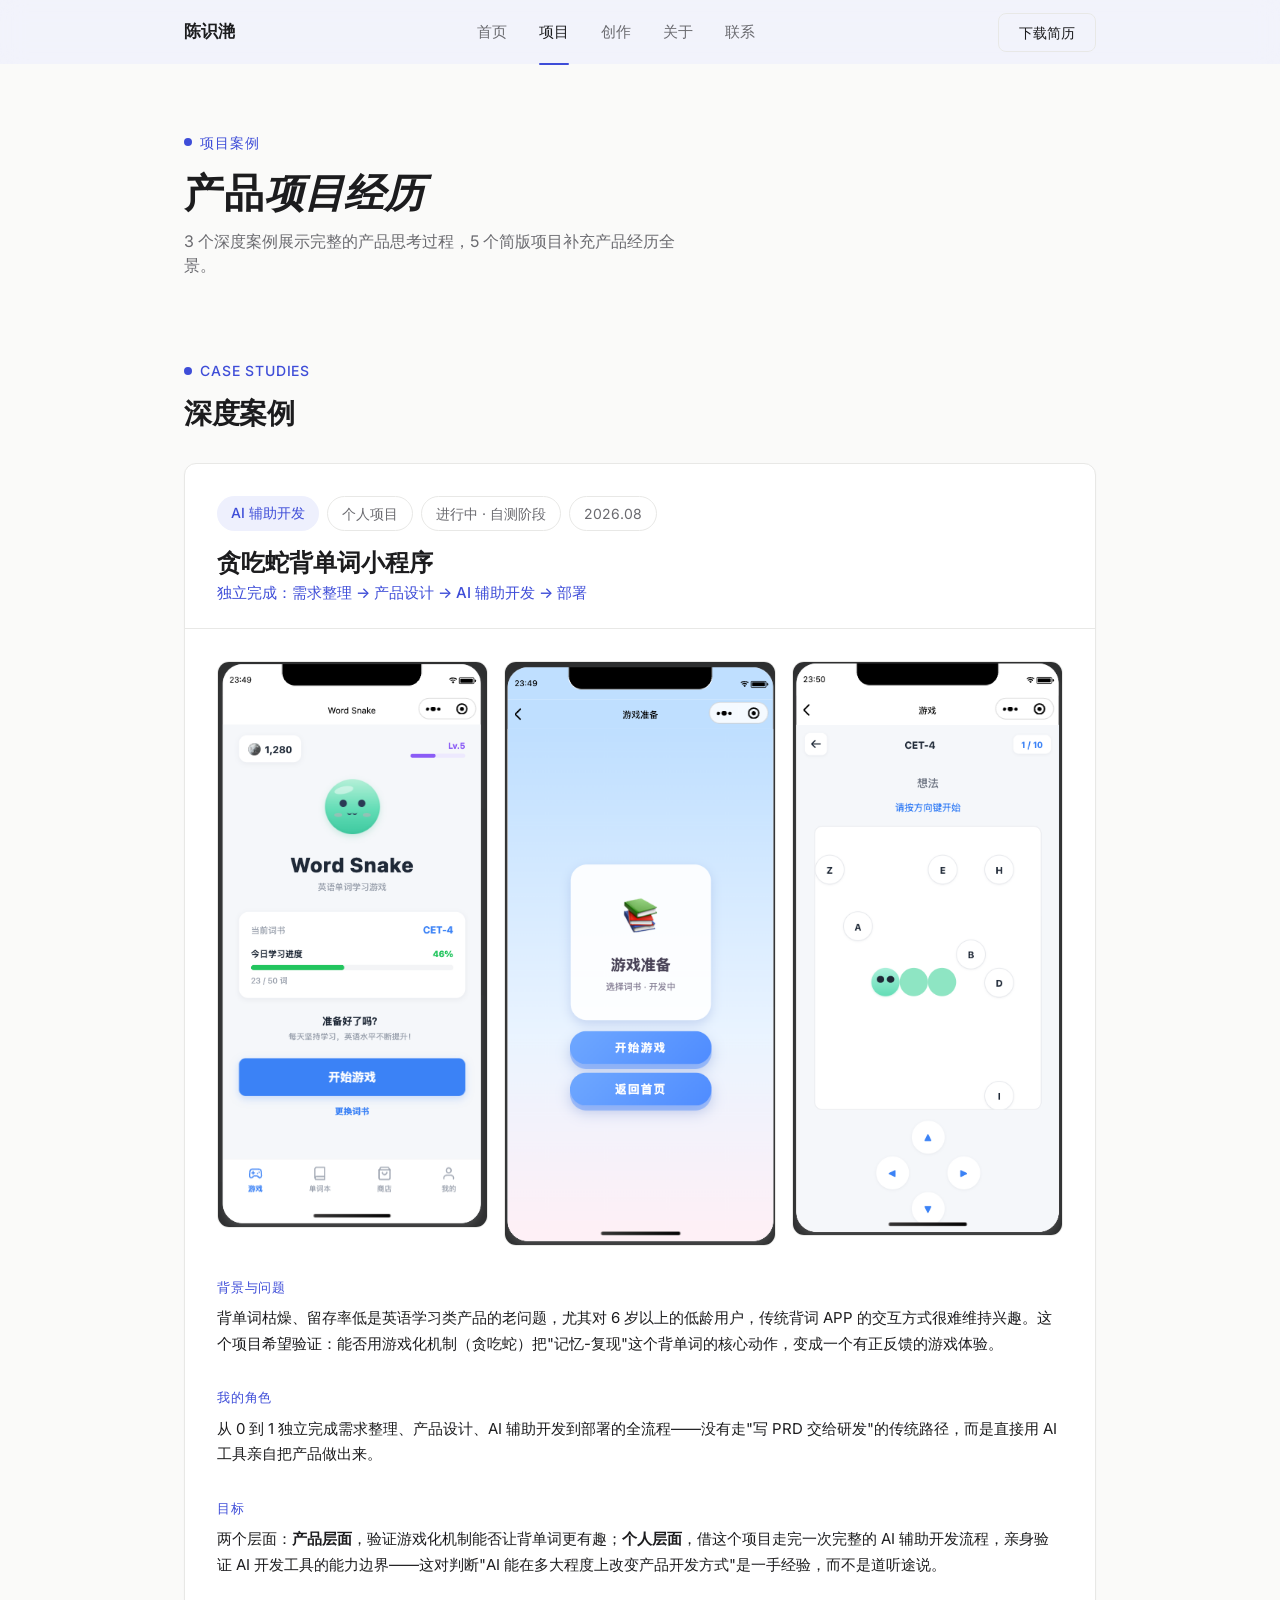
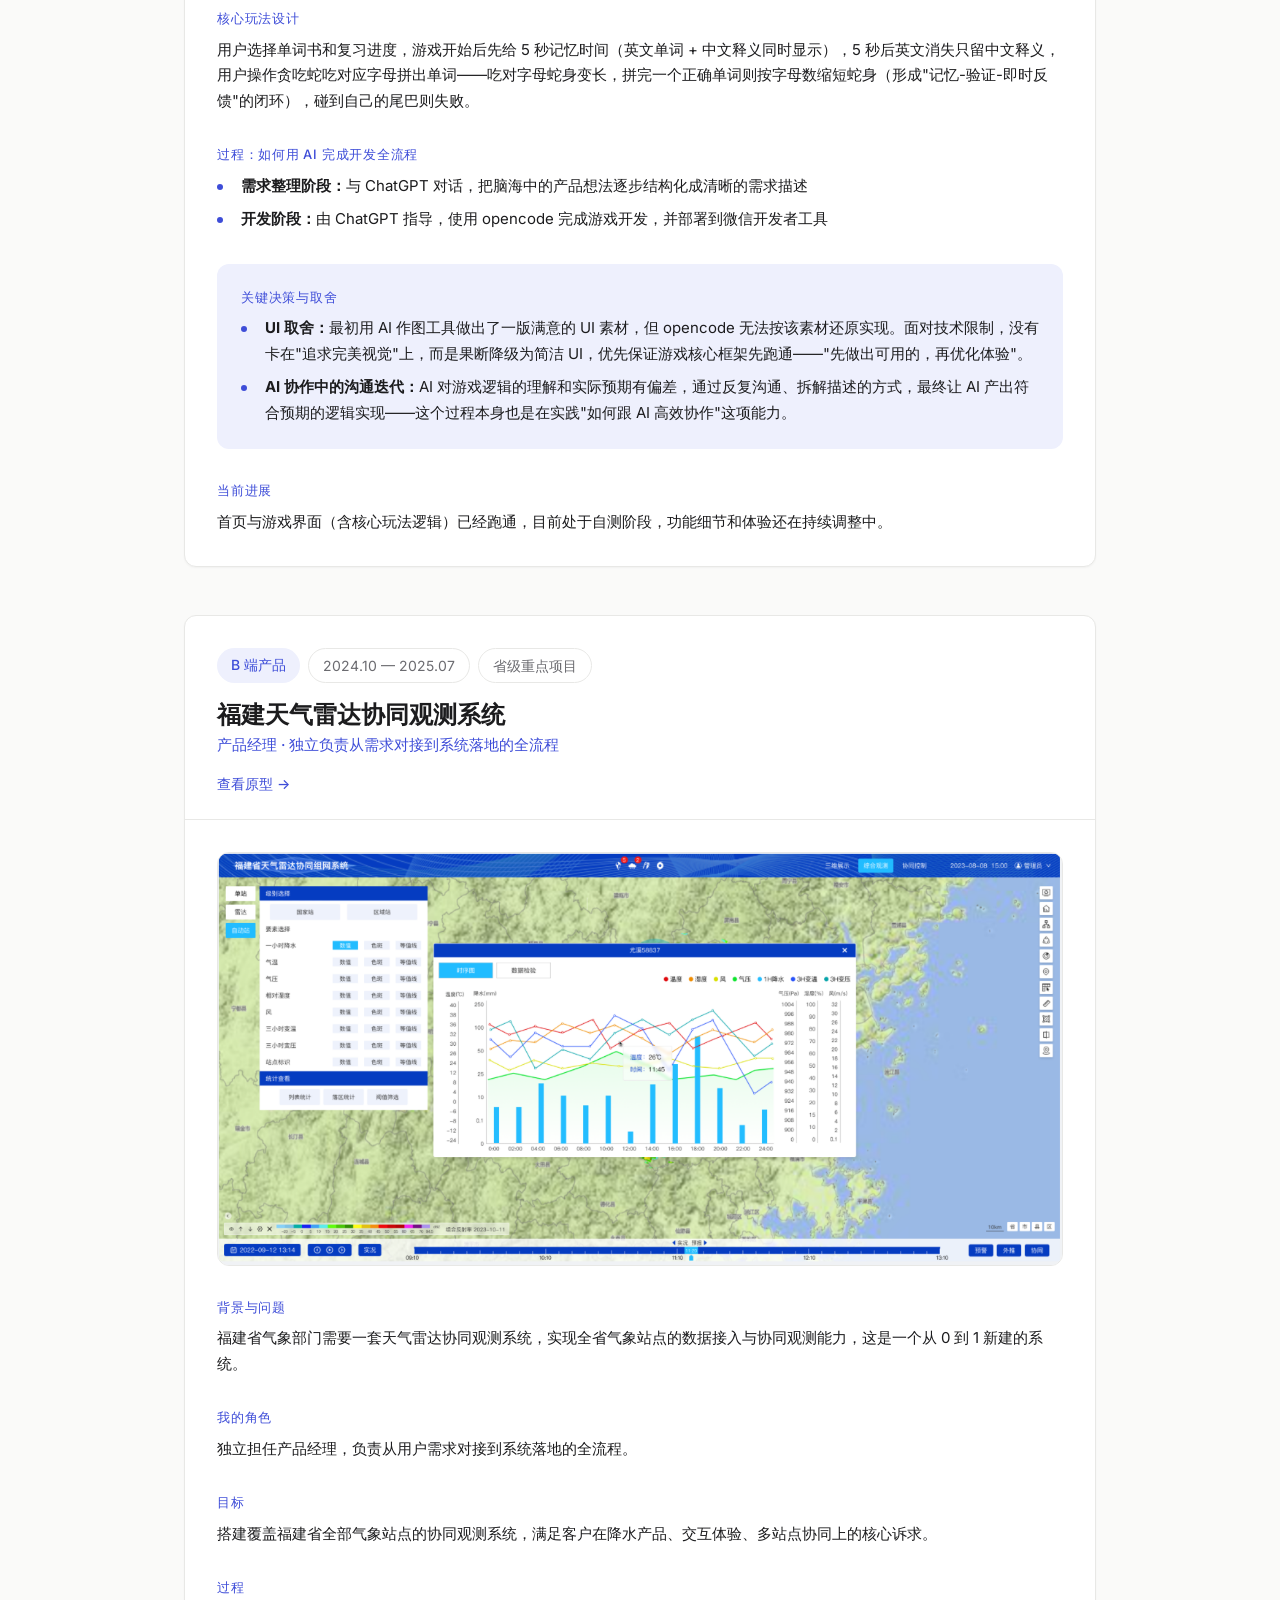
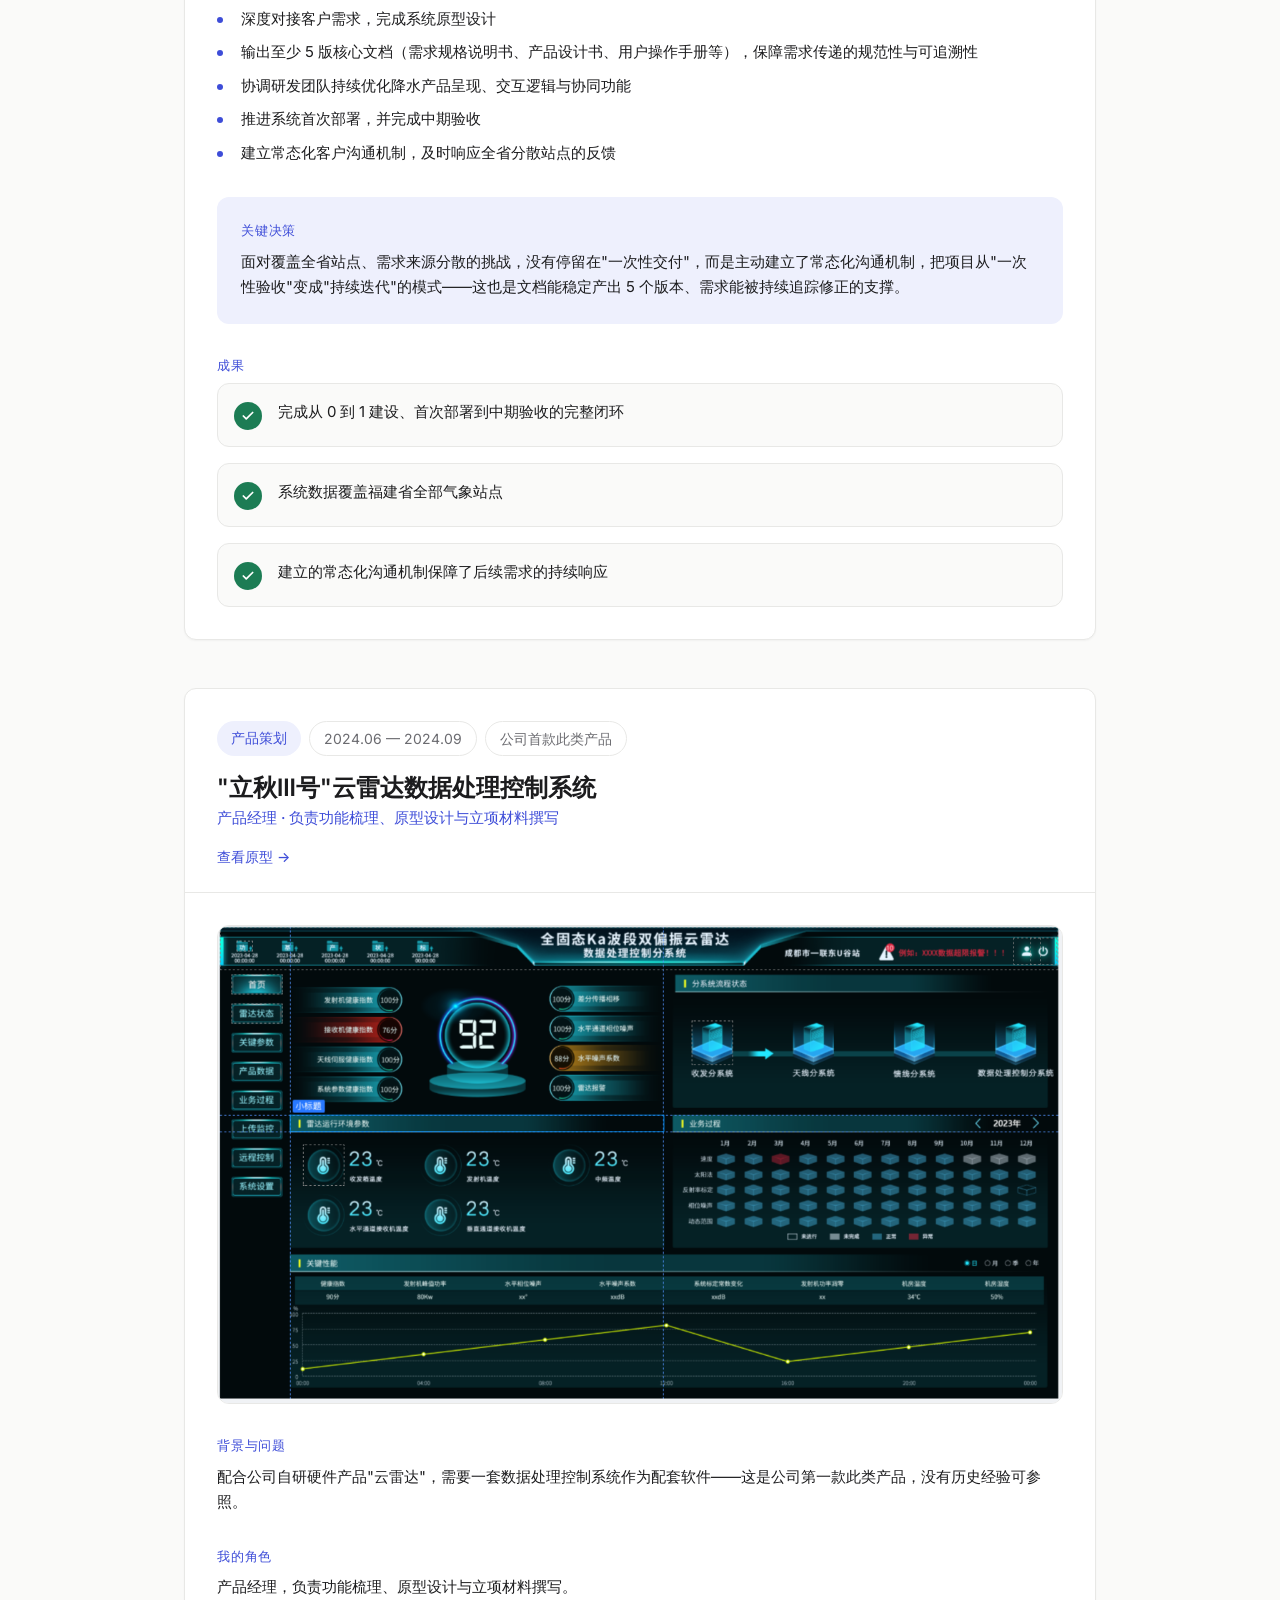
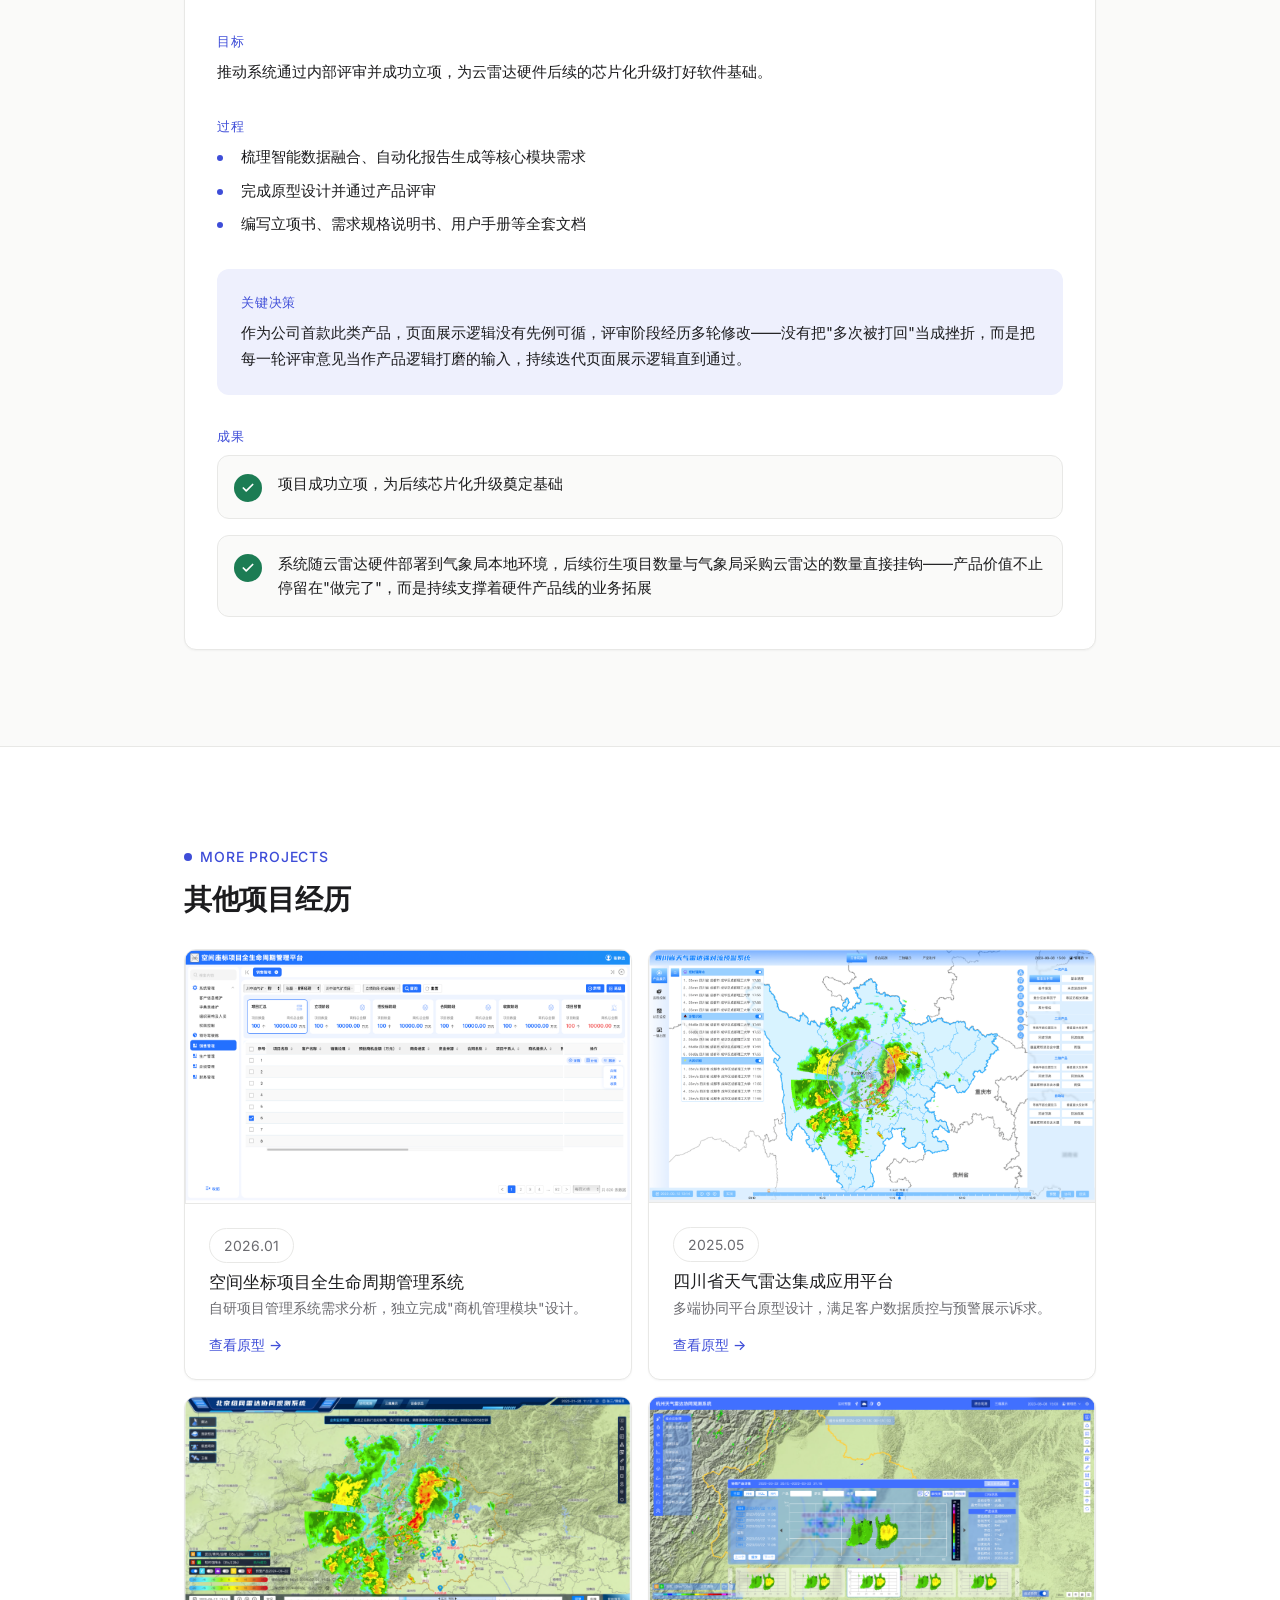
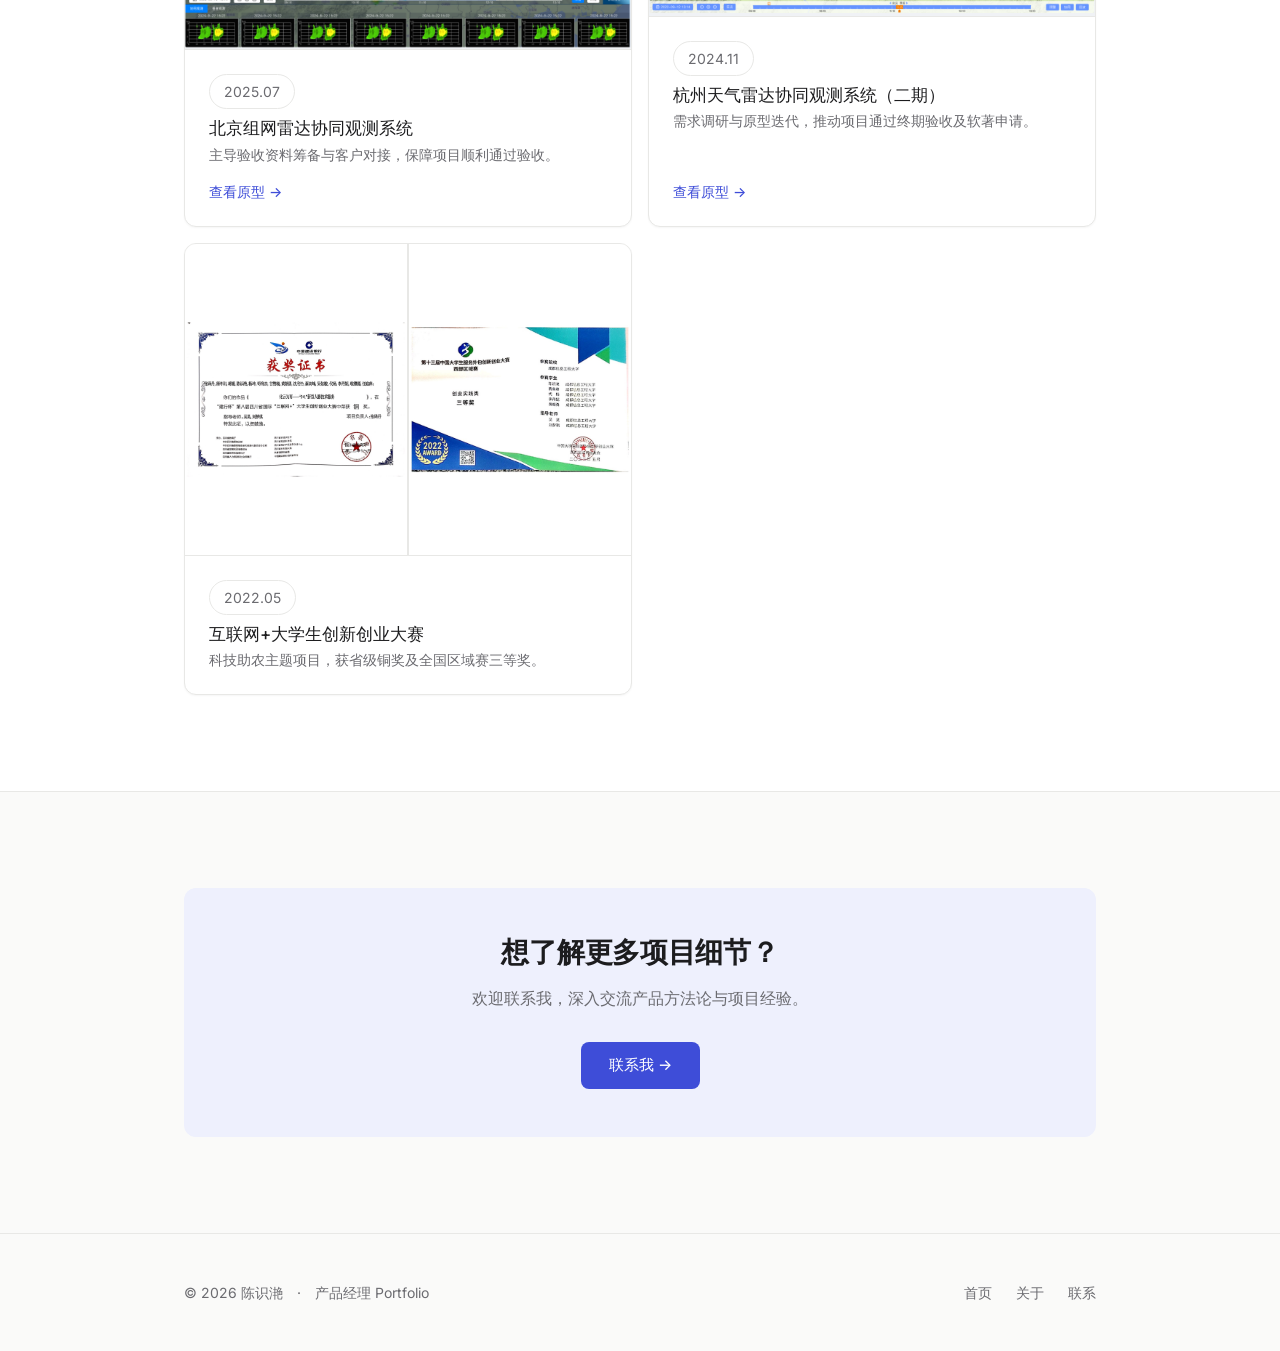
<file: projects.html>
<!DOCTYPE html>
<html lang="zh-CN">
<head>
<meta charset="UTF-8">
<meta name="viewport" content="width=device-width, initial-scale=1.0">
<title>项目案例 · 陈识滟 Portfolio</title>
<meta name="description" content="陈识滟的产品项目案例：AI辅助开发贪吃蛇背单词小程序、福建天气雷达协同观测系统、立秋Ⅲ号云雷达数据处理控制系统等。">
<link rel="preconnect" href="https://fonts.googleapis.com">
<link rel="preconnect" href="https://fonts.gstatic.com" crossorigin>
<link href="https://fonts.googleapis.com/css2?family=Inter:ital,wght@0,400;0,500;0,600;0,700;1,400;1,600&display=swap" rel="stylesheet">
<link rel="stylesheet" href="css/style.css">
</head>
<body>

<!-- ===== Navigation ===== -->
<nav class="nav" id="nav">
  <div class="nav-inner">
    <div class="nav-logo"><a href="index.html">陈识滟</a></div>
    <div class="nav-links">
      <a href="index.html" class="nav-link">首页</a>
      <a href="projects.html" class="nav-link active">项目</a>
      <a href="create.html" class="nav-link">创作</a>
      <a href="about.html" class="nav-link">关于</a>
      <a href="contact.html" class="nav-link">联系</a>
    </div>
    <div class="nav-actions">
      <a href="files/resume.pdf" download="陈识滟-简历.pdf" class="btn btn-secondary btn-sm">下载简历</a>
    </div>
    <button class="nav-toggle" id="navToggle" aria-label="菜单">
      <span></span><span></span><span></span>
    </button>
  </div>
</nav>

<!-- ===== Mobile Menu ===== -->
<div class="mobile-menu" id="mobileMenu">
  <a href="index.html" class="nav-link">首页</a>
  <a href="projects.html" class="nav-link active">项目</a>
  <a href="create.html" class="nav-link">创作</a>
  <a href="about.html" class="nav-link">关于</a>
  <a href="contact.html" class="nav-link">联系</a>
  <a href="files/resume.pdf" download="陈识滟-简历.pdf" class="btn btn-primary">下载简历</a>
</div>

<!-- ===== Page Header ===== -->
<section class="page-header">
  <div class="container">
    <div class="eyebrow fade-in">项目案例</div>
    <h1 class="fade-in-delay-1" style="font-size: 40px; font-weight: 600; line-height: 1.2; margin-bottom: 12px;">产品<em style="font-style: italic;">项目经历</em></h1>
    <p class="text-secondary fade-in-delay-2" style="font-size: 16px; max-width: 520px;">
      3 个深度案例展示完整的产品思考过程，5 个简版项目补充产品经历全景。
    </p>
  </div>
</section>

<!-- ===== Case Studies ===== -->
<section class="section" style="padding-top: 32px;">
  <div class="container">
    <div class="eyebrow">Case Studies</div>
    <h2 class="h2" style="margin-bottom: 32px;">深度案例</h2>

    <!-- ========== Case Study 1: AI背单词小程序 ========== -->
    <div class="case-study">
      <div class="case-study-header">
        <div class="case-study-tags">
          <span class="chip">AI 辅助开发</span>
          <span class="chip-outline">个人项目</span>
          <span class="chip-outline">进行中 · 自测阶段</span>
          <span class="chip-outline">2026.08</span>
        </div>
        <h3 class="case-study-title">贪吃蛇背单词小程序</h3>
        <p class="case-study-role">独立完成：需求整理 → 产品设计 → AI 辅助开发 → 部署</p>
      </div>

      <!-- 项目预览 -->
      <div class="case-study-showcase">
        <div class="case-study-gallery">
          <img src="images/project/word-snack-1.png" alt="单词贪吃蛇 游戏界面一">
          <img src="images/project/word-snack-2.png" alt="单词贪吃蛇 游戏界面二">
          <img src="images/project/word-snack-3.png" alt="单词贪吃蛇 游戏界面三">
        </div>
      </div>

      <div class="case-study-body">

        <div class="case-study-section">
          <div class="case-study-section-label">背景与问题</div>
          <p>背单词枯燥、留存率低是英语学习类产品的老问题，尤其对 6 岁以上的低龄用户，传统背词 APP 的交互方式很难维持兴趣。这个项目希望验证：能否用游戏化机制（贪吃蛇）把"记忆-复现"这个背单词的核心动作，变成一个有正反馈的游戏体验。</p>
        </div>

        <div class="case-study-section">
          <div class="case-study-section-label">我的角色</div>
          <p>从 0 到 1 独立完成需求整理、产品设计、AI 辅助开发到部署的全流程——没有走"写 PRD 交给研发"的传统路径，而是直接用 AI 工具亲自把产品做出来。</p>
        </div>

        <div class="case-study-section">
          <div class="case-study-section-label">目标</div>
          <p>两个层面：<strong>产品层面</strong>，验证游戏化机制能否让背单词更有趣；<strong>个人层面</strong>，借这个项目走完一次完整的 AI 辅助开发流程，亲身验证 AI 开发工具的能力边界——这对判断"AI 能在多大程度上改变产品开发方式"是一手经验，而不是道听途说。</p>
        </div>

        <div class="case-study-section">
          <div class="case-study-section-label">核心玩法设计</div>
          <p>用户选择单词书和复习进度，游戏开始后先给 5 秒记忆时间（英文单词 + 中文释义同时显示），5 秒后英文消失只留中文释义，用户操作贪吃蛇吃对应字母拼出单词——吃对字母蛇身变长，拼完一个正确单词则按字母数缩短蛇身（形成"记忆-验证-即时反馈"的闭环），碰到自己的尾巴则失败。</p>
        </div>

        <div class="case-study-section">
          <div class="case-study-section-label">过程：如何用 AI 完成开发全流程</div>
          <ul class="case-study-list">
            <li><strong>需求整理阶段：</strong>与 ChatGPT 对话，把脑海中的产品想法逐步结构化成清晰的需求描述</li>
            <li><strong>开发阶段：</strong>由 ChatGPT 指导，使用 opencode 完成游戏开发，并部署到微信开发者工具</li>
          </ul>
        </div>

        <div class="case-study-section">
          <div class="case-study-decision">
            <div class="case-study-section-label">关键决策与取舍</div>
            <ul class="case-study-list" style="margin-top: 8px;">
              <li><strong>UI 取舍：</strong>最初用 AI 作图工具做出了一版满意的 UI 素材，但 opencode 无法按该素材还原实现。面对技术限制，没有卡在"追求完美视觉"上，而是果断降级为简洁 UI，优先保证游戏核心框架先跑通——"先做出可用的，再优化体验"。</li>
              <li><strong>AI 协作中的沟通迭代：</strong>AI 对游戏逻辑的理解和实际预期有偏差，通过反复沟通、拆解描述的方式，最终让 AI 产出符合预期的逻辑实现——这个过程本身也是在实践"如何跟 AI 高效协作"这项能力。</li>
            </ul>
          </div>
        </div>

        <div class="case-study-section">
          <div class="case-study-section-label">当前进展</div>
          <p>首页与游戏界面（含核心玩法逻辑）已经跑通，目前处于自测阶段，功能细节和体验还在持续调整中。</p>
        </div>

      </div>
    </div>

    <!-- ========== Case Study 2: 福建天气雷达 ========== -->
    <div class="case-study">
      <div class="case-study-header">
        <div class="case-study-tags">
          <span class="chip">B 端产品</span>
          <span class="chip-outline">2024.10 — 2025.07</span>
          <span class="chip-outline">省级重点项目</span>
        </div>
        <h3 class="case-study-title">福建天气雷达协同观测系统</h3>
        <p class="case-study-role">产品经理 · 独立负责从需求对接到系统落地的全流程</p>
        <a class="case-study-link" href="https://lanhuapp.com/link/#/invite?sid=lxHEbkxa" target="_blank" rel="noopener">查看原型 →</a>
      </div>

      <!-- 项目预览 -->
      <div class="case-study-showcase">
        <div class="case-study-gallery">
          <img src="images/project/fujian-radar.png" alt="福建省天气雷达协同组网系统 界面预览">
        </div>
      </div>

      <div class="case-study-body">

        <div class="case-study-section">
          <div class="case-study-section-label">背景与问题</div>
          <p>福建省气象部门需要一套天气雷达协同观测系统，实现全省气象站点的数据接入与协同观测能力，这是一个从 0 到 1 新建的系统。</p>
        </div>

        <div class="case-study-section">
          <div class="case-study-section-label">我的角色</div>
          <p>独立担任产品经理，负责从用户需求对接到系统落地的全流程。</p>
        </div>

        <div class="case-study-section">
          <div class="case-study-section-label">目标</div>
          <p>搭建覆盖福建省全部气象站点的协同观测系统，满足客户在降水产品、交互体验、多站点协同上的核心诉求。</p>
        </div>

        <div class="case-study-section">
          <div class="case-study-section-label">过程</div>
          <ul class="case-study-list">
            <li>深度对接客户需求，完成系统原型设计</li>
            <li>输出至少 5 版核心文档（需求规格说明书、产品设计书、用户操作手册等），保障需求传递的规范性与可追溯性</li>
            <li>协调研发团队持续优化降水产品呈现、交互逻辑与协同功能</li>
            <li>推进系统首次部署，并完成中期验收</li>
            <li>建立常态化客户沟通机制，及时响应全省分散站点的反馈</li>
          </ul>
        </div>

        <div class="case-study-section">
          <div class="case-study-decision">
            <div class="case-study-section-label">关键决策</div>
            <p style="margin-top: 8px;">面对覆盖全省站点、需求来源分散的挑战，没有停留在"一次性交付"，而是主动建立了常态化沟通机制，把项目从"一次性验收"变成"持续迭代"的模式——这也是文档能稳定产出 5 个版本、需求能被持续追踪修正的支撑。</p>
          </div>
        </div>

        <div class="case-study-section">
          <div class="case-study-section-label">成果</div>
          <div class="case-study-outcomes">
            <div class="case-study-outcome">
              <div class="case-study-outcome-icon">
                <svg width="14" height="14" viewBox="0 0 24 24" fill="none" stroke="#FFFFFF" stroke-width="3" stroke-linecap="round" stroke-linejoin="round"><polyline points="20 6 9 17 4 12"/></svg>
              </div>
              <div class="case-study-outcome-text">完成从 0 到 1 建设、首次部署到中期验收的完整闭环</div>
            </div>
            <div class="case-study-outcome">
              <div class="case-study-outcome-icon">
                <svg width="14" height="14" viewBox="0 0 24 24" fill="none" stroke="#FFFFFF" stroke-width="3" stroke-linecap="round" stroke-linejoin="round"><polyline points="20 6 9 17 4 12"/></svg>
              </div>
              <div class="case-study-outcome-text">系统数据覆盖福建省全部气象站点</div>
            </div>
            <div class="case-study-outcome">
              <div class="case-study-outcome-icon">
                <svg width="14" height="14" viewBox="0 0 24 24" fill="none" stroke="#FFFFFF" stroke-width="3" stroke-linecap="round" stroke-linejoin="round"><polyline points="20 6 9 17 4 12"/></svg>
              </div>
              <div class="case-study-outcome-text">建立的常态化沟通机制保障了后续需求的持续响应</div>
            </div>
          </div>
        </div>

      </div>
    </div>

    <!-- ========== Case Study 3: 立秋Ⅲ号 ========== -->
    <div class="case-study">
      <div class="case-study-header">
        <div class="case-study-tags">
          <span class="chip">产品策划</span>
          <span class="chip-outline">2024.06 — 2024.09</span>
          <span class="chip-outline">公司首款此类产品</span>
        </div>
        <h3 class="case-study-title">"立秋Ⅲ号"云雷达数据处理控制系统</h3>
        <p class="case-study-role">产品经理 · 负责功能梳理、原型设计与立项材料撰写</p>
        <a class="case-study-link" href="https://lanhuapp.com/link/#/invite?sid=lx015NXc" target="_blank" rel="noopener">查看原型 →</a>
      </div>

      <!-- 项目预览 -->
      <div class="case-study-showcase">
        <div class="case-study-gallery">
          <img src="images/project/liqiu-iii-radar.png" alt="全固态Ka波段云雷达数据处理控制分系统 界面预览">
        </div>
      </div>

      <div class="case-study-body">

        <div class="case-study-section">
          <div class="case-study-section-label">背景与问题</div>
          <p>配合公司自研硬件产品"云雷达"，需要一套数据处理控制系统作为配套软件——这是公司第一款此类产品，没有历史经验可参照。</p>
        </div>

        <div class="case-study-section">
          <div class="case-study-section-label">我的角色</div>
          <p>产品经理，负责功能梳理、原型设计与立项材料撰写。</p>
        </div>

        <div class="case-study-section">
          <div class="case-study-section-label">目标</div>
          <p>推动系统通过内部评审并成功立项，为云雷达硬件后续的芯片化升级打好软件基础。</p>
        </div>

        <div class="case-study-section">
          <div class="case-study-section-label">过程</div>
          <ul class="case-study-list">
            <li>梳理智能数据融合、自动化报告生成等核心模块需求</li>
            <li>完成原型设计并通过产品评审</li>
            <li>编写立项书、需求规格说明书、用户手册等全套文档</li>
          </ul>
        </div>

        <div class="case-study-section">
          <div class="case-study-decision">
            <div class="case-study-section-label">关键决策</div>
            <p style="margin-top: 8px;">作为公司首款此类产品，页面展示逻辑没有先例可循，评审阶段经历多轮修改——没有把"多次被打回"当成挫折，而是把每一轮评审意见当作产品逻辑打磨的输入，持续迭代页面展示逻辑直到通过。</p>
          </div>
        </div>

        <div class="case-study-section">
          <div class="case-study-section-label">成果</div>
          <div class="case-study-outcomes">
            <div class="case-study-outcome">
              <div class="case-study-outcome-icon">
                <svg width="14" height="14" viewBox="0 0 24 24" fill="none" stroke="#FFFFFF" stroke-width="3" stroke-linecap="round" stroke-linejoin="round"><polyline points="20 6 9 17 4 12"/></svg>
              </div>
              <div class="case-study-outcome-text">项目成功立项，为后续芯片化升级奠定基础</div>
            </div>
            <div class="case-study-outcome">
              <div class="case-study-outcome-icon">
                <svg width="14" height="14" viewBox="0 0 24 24" fill="none" stroke="#FFFFFF" stroke-width="3" stroke-linecap="round" stroke-linejoin="round"><polyline points="20 6 9 17 4 12"/></svg>
              </div>
              <div class="case-study-outcome-text">系统随云雷达硬件部署到气象局本地环境，后续衍生项目数量与气象局采购云雷达的数量直接挂钩——产品价值不止停留在"做完了"，而是持续支撑着硬件产品线的业务拓展</div>
            </div>
          </div>
        </div>

      </div>
    </div>

  </div>
</section>

<!-- ===== More Projects ===== -->
<section class="section" style="background: var(--card); border-top: 1px solid var(--border); border-bottom: 1px solid var(--border);">
  <div class="container">
    <div class="eyebrow">More Projects</div>
    <h2 class="h2" style="margin-bottom: 32px;">其他项目经历</h2>

    <div class="more-projects">
      <!-- 1: 空间坐标 -->
      <a class="more-project-card" href="https://app.mockplus.cn/s/_6vVuaSGr?" target="_blank" rel="noopener">
        <div class="more-project-image">
          <img src="images/project/space-coordinate-pms.png" alt="空间坐标项目全生命周期管理系统">
        </div>
        <div class="more-project-content">
          <div class="project-tags"><span class="chip-outline">2026.01</span></div>
          <h3>空间坐标项目全生命周期管理系统</h3>
          <p>自研项目管理系统需求分析，独立完成"商机管理模块"设计。</p>
          <span class="more-project-link">查看原型 →</span>
        </div>
      </a>

      <!-- 2: 四川 -->
      <a class="more-project-card" href="https://lanhuapp.com/link/#/invite?sid=lXWodnx7" target="_blank" rel="noopener">
        <div class="more-project-image">
          <img src="images/project/sichuan-radar.png" alt="四川省天气雷达集成应用平台">
        </div>
        <div class="more-project-content">
          <div class="project-tags"><span class="chip-outline">2025.05</span></div>
          <h3>四川省天气雷达集成应用平台</h3>
          <p>多端协同平台原型设计，满足客户数据质控与预警展示诉求。</p>
          <span class="more-project-link">查看原型 →</span>
        </div>
      </a>

      <!-- 3: 北京 -->
      <a class="more-project-card" href="https://lanhuapp.com/link/#/invite?sid=lX0S5uWQ" target="_blank" rel="noopener">
        <div class="more-project-image">
          <img src="images/project/beijing-radar.png" alt="北京组网雷达协同观测系统">
        </div>
        <div class="more-project-content">
          <div class="project-tags"><span class="chip-outline">2025.07</span></div>
          <h3>北京组网雷达协同观测系统</h3>
          <p>主导验收资料筹备与客户对接，保障项目顺利通过验收。</p>
          <span class="more-project-link">查看原型 →</span>
        </div>
      </a>

      <!-- 4: 杭州 -->
      <a class="more-project-card" href="https://lanhuapp.com/link/#/invite?sid=lx1UDdNa" target="_blank" rel="noopener">
        <div class="more-project-image">
          <img src="images/project/hangzhou-radar-2.png" alt="杭州天气雷达协同观测系统（二期）">
        </div>
        <div class="more-project-content">
          <div class="project-tags"><span class="chip-outline">2024.11</span></div>
          <h3>杭州天气雷达协同观测系统（二期）</h3>
          <p>需求调研与原型迭代，推动项目通过终期验收及软著申请。</p>
          <span class="more-project-link">查看原型 →</span>
        </div>
      </a>

      <!-- 5: 互联网+ -->
      <div class="more-project-card">
        <div class="more-project-image">
          <img src="images/project/innovation-award.jpg" alt="互联网+大学生创新创业大赛四川省铜奖">
          <img src="images/project/service-outsourcing-award.jpg" alt="中国大学生服务外包创新创业大赛西部区域赛三等奖">
        </div>
        <div class="more-project-content">
          <div class="project-tags"><span class="chip-outline">2022.05</span></div>
          <h3>互联网+大学生创新创业大赛</h3>
          <p>科技助农主题项目，获省级铜奖及全国区域赛三等奖。</p>
        </div>
      </div>
    </div>
  </div>
</section>

<!-- ===== CTA ===== -->
<section class="section">
  <div class="container">
    <div class="cta-section">
      <h2 class="h2">想了解更多项目细节？</h2>
      <p>欢迎联系我，深入交流产品方法论与项目经验。</p>
      <a href="contact.html" class="btn btn-primary">联系我 →</a>
    </div>
  </div>
</section>

<!-- ===== Footer ===== -->
<footer class="footer">
  <div class="container">
    <div class="footer-inner">
      <p class="footer-text">© 2026 陈识滟　·　产品经理 Portfolio</p>
      <div class="footer-links">
        <a href="index.html">首页</a>
        <a href="about.html">关于</a>
        <a href="contact.html">联系</a>
      </div>
    </div>
  </div>
</footer>

<script src="js/main.js"></script>
</body>
</html>
</file>
<file: css/style.css>
/* ============================================
   Design Tokens
   ============================================ */
:root {
  /* Colors */
  --bg: #FAFAF9;
  --card: #FFFFFF;
  --text: #1C1C1E;
  --text-secondary: #6B6B70;
  --accent: #3E4DD8;
  --accent-light: #EEF0FD;
  --accent-dark: #3340C0;
  --border: #E8E8E6;
  --success: #1C7C54;

  /* Typography */
  --font-cn: "PingFang SC", "Noto Sans SC", "Source Han Sans SC", sans-serif;
  --font-en: "Inter", -apple-system, BlinkMacSystemFont, "Segoe UI", sans-serif;

  /* Spacing */
  --space-1: 4px;
  --space-2: 8px;
  --space-3: 16px;
  --space-4: 24px;
  --space-5: 32px;
  --space-6: 48px;
  --space-7: 64px;
  --space-8: 96px;

  /* Radius */
  --radius-card: 12px;
  --radius-btn: 8px;
  --radius-chip: 999px;

  /* Shadow */
  --shadow-card: 0 1px 2px rgba(0, 0, 0, 0.04);

  /* Layout */
  --max-width: 960px;
  --nav-height: 64px;
}

/* ============================================
   Reset & Base
   ============================================ */
*, *::before, *::after {
  margin: 0;
  padding: 0;
  box-sizing: border-box;
}

html {
  scroll-behavior: smooth;
  -webkit-text-size-adjust: 100%;
}

body {
  font-family: var(--font-en), var(--font-cn);
  background: var(--bg);
  color: var(--text);
  font-size: 16px;
  line-height: 1.5;
  -webkit-font-smoothing: antialiased;
  -moz-osx-font-smoothing: grayscale;
}

a {
  color: inherit;
  text-decoration: none;
}

button {
  font-family: inherit;
  cursor: pointer;
  border: none;
  background: none;
}

img {
  max-width: 100%;
  display: block;
}

/* ============================================
   Layout Utilities
   ============================================ */
.container {
  max-width: var(--max-width);
  margin: 0 auto;
  padding: 0 var(--space-4);
}

.section {
  padding: var(--space-8) 0;
}

.section-sm {
  padding: var(--space-7) 0;
}

/* ============================================
   Typography
   ============================================ */
.display {
  font-size: 56px;
  font-weight: 600;
  line-height: 1.2;
  letter-spacing: -0.02em;
}

.display em {
  font-style: italic;
}

.h1 {
  font-size: 40px;
  font-weight: 600;
  line-height: 1.2;
  letter-spacing: -0.01em;
}

.h1 em {
  font-style: italic;
}

.h2 {
  font-size: 28px;
  font-weight: 600;
  line-height: 1.2;
  letter-spacing: -0.01em;
}

.h2 em {
  font-style: italic;
}

.h3 {
  font-size: 20px;
  font-weight: 500;
  line-height: 1.2;
}

.body {
  font-size: 16px;
  font-weight: 400;
  line-height: 1.5;
}

.small {
  font-size: 14px;
  font-weight: 400;
  line-height: 1.5;
}

.text-secondary {
  color: var(--text-secondary);
}

.text-accent {
  color: var(--accent);
}

/* ============================================
   Eyebrow Label
   ============================================ */
.eyebrow {
  display: inline-flex;
  align-items: center;
  gap: var(--space-2);
  font-size: 14px;
  font-weight: 500;
  color: var(--accent);
  text-transform: uppercase;
  letter-spacing: 0.06em;
  margin-bottom: var(--space-3);
}

.eyebrow::before {
  content: "";
  width: 8px;
  height: 8px;
  border-radius: 50%;
  background: var(--accent);
  flex-shrink: 0;
}

/* ============================================
   Navigation
   ============================================ */
.nav {
  position: fixed;
  top: 0;
  left: 0;
  right: 0;
  height: var(--nav-height);
  background: rgba(238, 240, 253, 0.7);
  backdrop-filter: blur(12px);
  -webkit-backdrop-filter: blur(12px);
  z-index: 1000;
  transition: box-shadow 0.2s;
}

.nav.scrolled {
  box-shadow: 0 1px 0 var(--border);
}

.nav-inner {
  max-width: var(--max-width);
  height: 100%;
  margin: 0 auto;
  padding: 0 var(--space-4);
  display: flex;
  align-items: center;
  justify-content: space-between;
}

.nav-logo {
  font-size: 17px;
  font-weight: 600;
  letter-spacing: -0.01em;
}

.nav-logo a {
  color: var(--text);
}

.nav-links {
  display: flex;
  align-items: center;
  gap: var(--space-5);
}

.nav-link {
  font-size: 15px;
  font-weight: 400;
  color: var(--text-secondary);
  transition: color 0.15s;
  position: relative;
}

.nav-link:hover,
.nav-link.active {
  color: var(--text);
}

.nav-link.active::after {
  content: "";
  position: absolute;
  bottom: -22px;
  left: 0;
  right: 0;
  height: 2px;
  background: var(--accent);
  border-radius: 1px;
}

.nav-actions {
  display: flex;
  align-items: center;
  gap: var(--space-3);
}

.nav-toggle {
  display: none;
  flex-direction: column;
  gap: 5px;
  padding: var(--space-2);
}

.nav-toggle span {
  width: 20px;
  height: 2px;
  background: var(--text);
  border-radius: 1px;
  transition: all 0.2s;
}

.nav-toggle.open span:nth-child(1) {
  transform: translateY(7px) rotate(45deg);
}

.nav-toggle.open span:nth-child(2) {
  opacity: 0;
}

.nav-toggle.open span:nth-child(3) {
  transform: translateY(-7px) rotate(-45deg);
}

/* ============================================
   Buttons
   ============================================ */
.btn {
  display: inline-flex;
  align-items: center;
  justify-content: center;
  gap: var(--space-2);
  font-size: 15px;
  font-weight: 500;
  padding: 12px 28px;
  border-radius: var(--radius-btn);
  transition: all 0.15s;
  white-space: nowrap;
}

.btn-primary {
  background: var(--accent);
  color: #FFFFFF;
}

.btn-primary:hover {
  background: var(--accent-dark);
}

.btn-secondary {
  background: transparent;
  color: var(--text);
  border: 1px solid var(--border);
}

.btn-secondary:hover {
  background: var(--accent-light);
  border-color: var(--accent);
}

.btn-sm {
  font-size: 14px;
  padding: 8px 20px;
}

.btn-full {
  width: 100%;
}

/* ============================================
   Cards
   ============================================ */
.card {
  background: var(--card);
  border: 1px solid var(--border);
  border-radius: var(--radius-card);
  padding: var(--space-4);
  box-shadow: var(--shadow-card);
}

.card-hover {
  transition: border-color 0.15s, transform 0.15s, box-shadow 0.15s;
  cursor: pointer;
}

.card-hover:hover {
  border-color: var(--accent);
  transform: translateY(-2px);
  box-shadow: 0 4px 12px rgba(62, 77, 216, 0.08);
}

.card-grid {
  display: grid;
  grid-template-columns: repeat(2, 1fr);
  gap: var(--space-4);
}

.card-grid-4 {
  display: grid;
  grid-template-columns: repeat(4, 1fr);
  gap: var(--space-4);
}

/* ============================================
   Chips / Tags
   ============================================ */
.chip {
  display: inline-block;
  background: var(--accent-light);
  color: var(--accent);
  border-radius: var(--radius-chip);
  padding: 6px 14px;
  font-size: 14px;
  font-weight: 500;
  white-space: nowrap;
}

.chip-outline {
  display: inline-block;
  background: transparent;
  color: var(--text-secondary);
  border: 1px solid var(--border);
  border-radius: var(--radius-chip);
  padding: 6px 14px;
  font-size: 14px;
  font-weight: 400;
  white-space: nowrap;
}

.chip-success {
  display: inline-block;
  background: rgba(28, 124, 84, 0.1);
  color: var(--success);
  border-radius: var(--radius-chip);
  padding: 6px 14px;
  font-size: 14px;
  font-weight: 500;
  white-space: nowrap;
}

/* ============================================
   Stat Block
   ============================================ */
.stat-grid {
  display: grid;
  grid-template-columns: repeat(3, 1fr);
  gap: var(--space-4);
}

.stat-block {
  text-align: left;
}

.stat-number {
  font-size: 44px;
  font-weight: 700;
  font-family: var(--font-en);
  color: var(--text);
  line-height: 1.2;
  letter-spacing: -0.02em;
}

.stat-number.accent {
  color: var(--accent);
}

.stat-number.success {
  color: var(--success);
}

.stat-label {
  font-size: 14px;
  color: var(--text-secondary);
  margin-top: var(--space-1);
}

/* ============================================
   Icons
   ============================================ */
.icon {
  flex-shrink: 0;
}

.icon-sm {
  width: 16px;
  height: 16px;
}

.icon-md {
  width: 24px;
  height: 24px;
}

.icon-lg {
  width: 32px;
  height: 32px;
}

/* ============================================
   Divider
   ============================================ */
.divider {
  height: 1px;
  background: var(--border);
  border: none;
}

/* ============================================
   Hero Section
   ============================================ */
.hero {
  padding-top: calc(var(--nav-height) + var(--space-8));
  padding-bottom: var(--space-8);
}

.hero-title {
  font-size: 56px;
  font-weight: 600;
  line-height: 1.2;
  letter-spacing: -0.02em;
  margin-bottom: var(--space-3);
}

.hero-title em {
  font-style: italic;
}

.hero-subtitle {
  font-size: 17px;
  color: var(--text-secondary);
  max-width: 520px;
  margin-bottom: var(--space-5);
  line-height: 1.6;
}

.hero-actions {
  display: flex;
  gap: var(--space-3);
  flex-wrap: wrap;
}

/* ===== Header split (text + avatar video) ===== */
.split-2 {
  display: grid;
  grid-template-columns: 1fr 380px;
  gap: var(--space-6);
  align-items: center;
}

.hero-text,
.header-text {
  min-width: 0;
}

.avatar-video {
  width: 100%;
  aspect-ratio: 4 / 5;
  object-fit: cover;
  display: block;
  border-radius: var(--radius-card);
  border: 1px solid var(--border);
  box-shadow: var(--shadow-card);
  background: var(--accent-light);
}

/* ============================================
   CTA Section
   ============================================ */
.cta-section {
  background: var(--accent-light);
  border-radius: var(--radius-card);
  padding: var(--space-6) var(--space-4);
  text-align: center;
}

.cta-section h2 {
  margin-bottom: var(--space-3);
}

.cta-section p {
  color: var(--text-secondary);
  margin-bottom: var(--space-5);
  max-width: 400px;
  margin-left: auto;
  margin-right: auto;
}

/* ============================================
   Footer
   ============================================ */
.footer {
  border-top: 1px solid var(--border);
  padding: var(--space-6) 0;
}

.footer-inner {
  display: flex;
  align-items: center;
  justify-content: space-between;
  flex-wrap: wrap;
  gap: var(--space-3);
}

.footer-text {
  font-size: 14px;
  color: var(--text-secondary);
}

.footer-links {
  display: flex;
  gap: var(--space-4);
}

.footer-links a {
  font-size: 14px;
  color: var(--text-secondary);
  transition: color 0.15s;
}

.footer-links a:hover {
  color: var(--accent);
}

/* ============================================
   Timeline (About page)
   ============================================ */
.timeline {
  position: relative;
  padding-left: var(--space-5);
}

.timeline::before {
  content: "";
  position: absolute;
  left: 7px;
  top: 8px;
  bottom: 8px;
  width: 1px;
  background: var(--border);
}

.timeline-item {
  position: relative;
  padding-bottom: var(--space-6);
}

.timeline-item:last-child {
  padding-bottom: 0;
}

.timeline-item::before {
  content: "";
  position: absolute;
  left: -28px;
  top: 6px;
  width: 14px;
  height: 14px;
  border-radius: 50%;
  background: var(--card);
  border: 2px solid var(--accent);
}

.timeline-date {
  font-size: 14px;
  color: var(--accent);
  font-weight: 500;
  font-family: var(--font-en);
  margin-bottom: var(--space-1);
}

.timeline-title {
  font-size: 17px;
  font-weight: 600;
  margin-bottom: var(--space-1);
}

.timeline-company {
  font-size: 14px;
  color: var(--text-secondary);
  margin-bottom: var(--space-2);
}

.timeline-desc {
  font-size: 15px;
  color: var(--text-secondary);
  line-height: 1.6;
}

/* ============================================
   Story (About page narrative)
   ============================================ */
.story {
  max-width: 720px;
}

.story-block {
  padding-bottom: var(--space-6);
  margin-bottom: var(--space-6);
  border-bottom: 1px solid var(--border);
}

.story-block:last-child {
  padding-bottom: 0;
  margin-bottom: 0;
  border-bottom: none;
}

.story-subhead {
  display: flex;
  align-items: center;
  gap: var(--space-2);
  margin-bottom: var(--space-3);
}

.story-subhead::before {
  content: "";
  flex: 0 0 auto;
  width: 6px;
  height: 18px;
  border-radius: 999px;
  background: var(--accent);
}

.story-text {
  font-size: 17px;
  line-height: 1.9;
  color: var(--text);
}

.story-text + .story-text {
  margin-top: var(--space-3);
}

.story-text em {
  font-style: italic;
  font-weight: 600;
  color: var(--text);
}

/* ============================================
   Create / Gallery
   ============================================ */
.filter-bar {
  display: flex;
  flex-wrap: wrap;
  gap: var(--space-2);
  margin-bottom: var(--space-5);
}

.filter-chip {
  font-family: inherit;
  font-size: 14px;
  font-weight: 500;
  padding: 8px 18px;
  border-radius: 999px;
  border: 1px solid var(--border);
  background: var(--card);
  color: var(--text-secondary);
  cursor: pointer;
  transition: border-color 0.2s ease, color 0.2s ease, background 0.2s ease;
}

.filter-chip:hover {
  border-color: var(--accent);
  color: var(--text);
}

.filter-chip.active {
  background: var(--accent);
  border-color: var(--accent);
  color: #ffffff;
}

.gallery {
  column-count: 3;
  column-gap: var(--space-3);
}

.work-card {
  display: block;
  break-inside: avoid;
  margin-bottom: var(--space-4);
  text-decoration: none;
  color: inherit;
}

.work-frame {
  position: relative;
  border: 1px solid var(--border);
  border-radius: 12px;
  overflow: hidden;
  background: var(--card);
  transition: border-color 0.2s ease, transform 0.2s ease;
}

.work-card:hover .work-frame {
  border-color: var(--accent);
  transform: translateY(-2px);
}

.work-frame img {
  width: 100%;
  height: auto;
  display: block;
}

.work-placeholder {
  position: absolute;
  inset: 0;
  display: flex;
  flex-direction: column;
  align-items: center;
  justify-content: center;
  gap: var(--space-2);
  background: var(--accent-light);
  color: var(--text-secondary);
}

.work-placeholder svg {
  width: 32px;
  height: 32px;
  stroke: var(--accent);
}

.work-placeholder span {
  font-size: 13px;
}

.work-meta {
  padding: var(--space-2) 4px 0;
}

.work-title {
  font-size: 15px;
  font-weight: 500;
  color: var(--text);
}

.work-cat {
  font-size: 13px;
  color: var(--text-secondary);
  margin-top: 2px;
}

.work-date {
  font-size: 13px;
  color: var(--text-secondary);
  margin-top: 4px;
  letter-spacing: 0.02em;
}

/* 空状态：分类下暂无作品时显示 */
.empty-state {
  column-span: all;
  display: flex;
  flex-direction: column;
  align-items: center;
  justify-content: center;
  text-align: center;
  padding: var(--space-8) var(--space-4);
  border: 1px dashed var(--border);
  border-radius: 12px;
  background: var(--card);
}

.empty-icon {
  width: 44px;
  height: 44px;
  display: flex;
  align-items: center;
  justify-content: center;
  border-radius: 999px;
  background: var(--accent-light);
  color: var(--accent);
  margin-bottom: var(--space-3);
}

.empty-icon svg {
  width: 22px;
  height: 22px;
  stroke-width: 1.5;
}

.empty-title {
  font-size: 16px;
  font-weight: 500;
  color: var(--text);
  margin-bottom: 4px;
}

.empty-hint {
  font-size: 14px;
  color: var(--text-secondary);
  max-width: 320px;
  line-height: 1.6;
}

/* ============================================
   Skill Matrix
   ============================================ */
.skill-group {
  margin-bottom: var(--space-5);
}

.skill-group:last-child {
  margin-bottom: 0;
}

.skill-group-title {
  font-size: 14px;
  font-weight: 500;
  color: var(--text-secondary);
  text-transform: uppercase;
  letter-spacing: 0.05em;
  margin-bottom: var(--space-3);
}

.skill-tags {
  display: flex;
  flex-wrap: wrap;
  gap: var(--space-2);
}

/* ============================================
   Project Card
   ============================================ */
.project-card {
  display: flex;
  flex-direction: column;
  gap: var(--space-2);
}

.project-card .project-tags {
  display: flex;
  gap: var(--space-2);
  flex-wrap: wrap;
  margin-bottom: var(--space-2);
}

.project-card h3 {
  font-size: 20px;
  font-weight: 500;
  line-height: 1.3;
}

.project-card .project-desc {
  font-size: 15px;
  color: var(--text-secondary);
  line-height: 1.6;
  flex: 1;
}

.project-card .project-stat {
  display: flex;
  align-items: baseline;
  gap: var(--space-2);
  margin-top: var(--space-2);
  padding-top: var(--space-3);
  border-top: 1px solid var(--border);
}

.project-card .project-stat-number {
  font-size: 28px;
  font-weight: 700;
  font-family: var(--font-en);
  color: var(--accent);
  line-height: 1;
}

.project-card .project-stat-label {
  font-size: 14px;
  color: var(--text-secondary);
}

.project-card .project-meta {
  font-size: 14px;
  color: var(--text-secondary);
  font-family: var(--font-en);
}

.project-card .project-role {
  font-size: 14px;
  color: var(--accent);
  font-weight: 500;
}

/* ============================================
   Page Header
   ============================================ */
.page-header {
  padding-top: calc(var(--nav-height) + var(--space-7));
  padding-bottom: var(--space-6);
}

.page-header h1 {
  font-size: 40px;
  font-weight: 600;
  line-height: 1.2;
  margin-bottom: var(--space-2);
}

.page-header h1 em {
  font-style: italic;
}

.page-header p {
  font-size: 16px;
  color: var(--text-secondary);
  max-width: 520px;
}

/* ============================================
   Contact Info
   ============================================ */
.contact-list {
  display: flex;
  flex-direction: column;
  gap: var(--space-3);
}

.contact-item {
  display: flex;
  align-items: center;
  gap: var(--space-3);
  padding: var(--space-4);
  background: var(--card);
  border: 1px solid var(--border);
  border-radius: var(--radius-card);
  box-shadow: var(--shadow-card);
  transition: border-color 0.15s, transform 0.15s;
}

.contact-item:hover {
  border-color: var(--accent);
  transform: translateY(-1px);
}

.contact-item-icon {
  width: 44px;
  height: 44px;
  border-radius: var(--radius-btn);
  background: var(--accent-light);
  display: flex;
  align-items: center;
  justify-content: center;
  flex-shrink: 0;
}

.contact-item-label {
  font-size: 14px;
  color: var(--text-secondary);
  margin-bottom: 2px;
}

.contact-item-value {
  font-size: 16px;
  font-weight: 500;
  color: var(--text);
}

/* ============================================
   Animations
   ============================================ */
@keyframes fadeInUp {
  from {
    opacity: 0;
    transform: translateY(16px);
  }
  to {
    opacity: 1;
    transform: translateY(0);
  }
}

.fade-in {
  animation: fadeInUp 0.4s ease-out;
}

.fade-in-delay-1 {
  animation: fadeInUp 0.4s ease-out 0.1s both;
}

.fade-in-delay-2 {
  animation: fadeInUp 0.4s ease-out 0.2s both;
}

.fade-in-delay-3 {
  animation: fadeInUp 0.4s ease-out 0.3s both;
}

/* ============================================
   Mobile Menu
   ============================================ */
.mobile-menu {
  display: none;
  position: fixed;
  top: var(--nav-height);
  left: 0;
  right: 0;
  bottom: 0;
  background: var(--bg);
  z-index: 999;
  padding: var(--space-5) var(--space-4);
  flex-direction: column;
  gap: var(--space-4);
}

.mobile-menu.open {
  display: flex;
}

.mobile-menu .nav-link {
  font-size: 20px;
  font-weight: 500;
  color: var(--text);
}

.mobile-menu .btn {
  width: 100%;
}

/* ============================================
   Case Study (Detailed Project)
   ============================================ */
.case-study {
  background: var(--card);
  border: 1px solid var(--border);
  border-radius: var(--radius-card);
  box-shadow: var(--shadow-card);
  overflow: hidden;
  margin-bottom: var(--space-6);
}

.case-study:last-child {
  margin-bottom: 0;
}

.case-study-header {
  padding: var(--space-5) var(--space-5) var(--space-4);
  border-bottom: 1px solid var(--border);
}

.case-study-tags {
  display: flex;
  gap: var(--space-2);
  flex-wrap: wrap;
  margin-bottom: var(--space-3);
}

.case-study-title {
  font-size: 24px;
  font-weight: 600;
  line-height: 1.3;
  margin-bottom: var(--space-1);
}

.case-study-role {
  font-size: 15px;
  color: var(--accent);
  font-weight: 500;
}

.case-study-body {
  padding: var(--space-5);
}

.case-study-section {
  margin-bottom: var(--space-5);
}

.case-study-section:last-child {
  margin-bottom: 0;
}

.case-study-section-label {
  font-size: 13px;
  font-weight: 500;
  color: var(--accent);
  text-transform: uppercase;
  letter-spacing: 0.06em;
  margin-bottom: var(--space-2);
}

.case-study-section p {
  font-size: 15px;
  line-height: 1.7;
  color: var(--text);
}

.case-study-section p.text-secondary {
  color: var(--text-secondary);
}

.case-study-list {
  list-style: none;
  padding: 0;
}

.case-study-list li {
  font-size: 15px;
  line-height: 1.7;
  color: var(--text);
  padding-left: var(--space-4);
  position: relative;
  margin-bottom: var(--space-2);
}

.case-study-list li:last-child {
  margin-bottom: 0;
}

.case-study-list li::before {
  content: "";
  position: absolute;
  left: 0;
  top: 11px;
  width: 6px;
  height: 6px;
  border-radius: 50%;
  background: var(--accent);
}

.case-study-decision {
  background: var(--accent-light);
  border-radius: var(--radius-card);
  padding: var(--space-4);
}

.case-study-decision .case-study-section-label {
  color: var(--accent);
}

.case-study-outcomes {
  display: grid;
  gap: var(--space-3);
}

.case-study-outcome {
  display: flex;
  align-items: flex-start;
  gap: var(--space-3);
  padding: var(--space-3);
  background: var(--bg);
  border-radius: var(--radius-card);
  border: 1px solid var(--border);
}

.case-study-outcome-icon {
  width: 28px;
  height: 28px;
  border-radius: 50%;
  background: var(--success);
  display: flex;
  align-items: center;
  justify-content: center;
  flex-shrink: 0;
  margin-top: 2px;
}

.case-study-outcome-text {
  font-size: 15px;
  line-height: 1.6;
  color: var(--text);
}

/* 案例图廊：原比例展示，不裁切 */
.case-study-showcase {
  padding: var(--space-5) var(--space-5) 0;
}

.case-study-gallery {
  display: grid;
  grid-template-columns: repeat(auto-fit, minmax(200px, 1fr));
  gap: var(--space-3);
}

.case-study-gallery img {
  width: 100%;
  height: auto;
  display: block;
  border: 1px solid var(--border);
  border-radius: var(--radius-card);
  background: var(--accent-light);
}

/* 项目外链按钮（原型/设计链接） */
.case-study-link {
  display: inline-flex;
  align-items: center;
  gap: 6px;
  margin-top: var(--space-3);
  font-size: 14px;
  font-weight: 500;
  color: var(--accent);
  text-decoration: none;
}

.case-study-link:hover {
  text-decoration: underline;
}

/* ============================================
   More Projects (Simplified)
   ============================================ */
.more-projects {
  display: grid;
  grid-template-columns: repeat(2, 1fr);
  gap: var(--space-3);
}

.more-project-card {
  background: var(--card);
  border: 1px solid var(--border);
  border-radius: var(--radius-card);
  overflow: hidden;
  box-shadow: var(--shadow-card);
  transition: border-color 0.15s, transform 0.15s;
  display: flex;
  flex-direction: column;
  text-decoration: none;
  color: inherit;
}

.more-project-card:hover {
  border-color: var(--accent);
  transform: translateY(-1px);
}

.more-project-image {
  display: grid;
  grid-template-columns: repeat(auto-fit, minmax(120px, 1fr));
  gap: 2px;
  background: var(--border);
  border-bottom: 1px solid var(--border);
}

.more-project-image img {
  width: 100%;
  height: auto;
  display: block;
  background: var(--bg);
}

.more-project-content {
  padding: var(--space-4);
  display: flex;
  flex-direction: column;
  flex: 1;
}

.more-project-card .project-tags {
  display: flex;
  gap: var(--space-2);
  flex-wrap: wrap;
  margin-bottom: var(--space-2);
}

.more-project-card h3 {
  font-size: 17px;
  font-weight: 500;
  line-height: 1.3;
  margin-bottom: var(--space-1);
}

.more-project-card p {
  font-size: 14px;
  color: var(--text-secondary);
  line-height: 1.5;
}

.more-project-link {
  margin-top: auto;
  padding-top: var(--space-3);
  font-size: 14px;
  font-weight: 500;
  color: var(--accent);
}

.more-project-card:hover .more-project-link {
  text-decoration: underline;
}

/* ============================================
   Responsive
   ============================================ */
@media (max-width: 768px) {
  :root {
    --space-8: 64px;
  }

  .display, .hero-title {
    font-size: 34px;
  }

  .h1, .page-header h1 {
    font-size: 28px;
  }

  .h2 {
    font-size: 22px;
  }

  .h3 {
    font-size: 18px;
  }

  .body {
    font-size: 15px;
  }

  .small {
    font-size: 13px;
  }

  .stat-number {
    font-size: 32px;
  }

  .hero-subtitle {
    font-size: 15px;
  }

  .nav-links, .nav-actions {
    display: none;
  }

  .nav-toggle {
    display: flex;
  }

  .card-grid {
    grid-template-columns: 1fr;
  }

  .card-grid-4 {
    grid-template-columns: repeat(2, 1fr);
  }

  .gallery {
    column-count: 2;
  }

  .stat-grid {
    grid-template-columns: 1fr;
    gap: var(--space-4);
  }

  .hero-actions {
    flex-direction: column;
  }

  .hero-actions .btn {
    width: 100%;
  }

  .footer-inner {
    flex-direction: column;
    text-align: center;
  }

  .section {
    padding: var(--space-7) 0;
  }

  .hero {
    padding-top: calc(var(--nav-height) + var(--space-7));
    padding-bottom: var(--space-7);
  }

  .page-header {
    padding-top: calc(var(--nav-height) + var(--space-6));
    padding-bottom: var(--space-5);
  }

  .split-2 {
    grid-template-columns: 1fr;
    gap: var(--space-5);
  }

  .avatar-video {
    aspect-ratio: 16 / 10;
    max-width: 420px;
    margin: 0 auto;
  }
}

@media (max-width: 480px) {
  .card-grid-4 {
    grid-template-columns: 1fr;
  }

  .gallery {
    column-count: 1;
  }

  .more-projects {
    grid-template-columns: 1fr;
  }

  .case-study-header,
  .case-study-body {
    padding: var(--space-4);
  }

  .case-study-title {
    font-size: 20px;
  }
}
</file>
